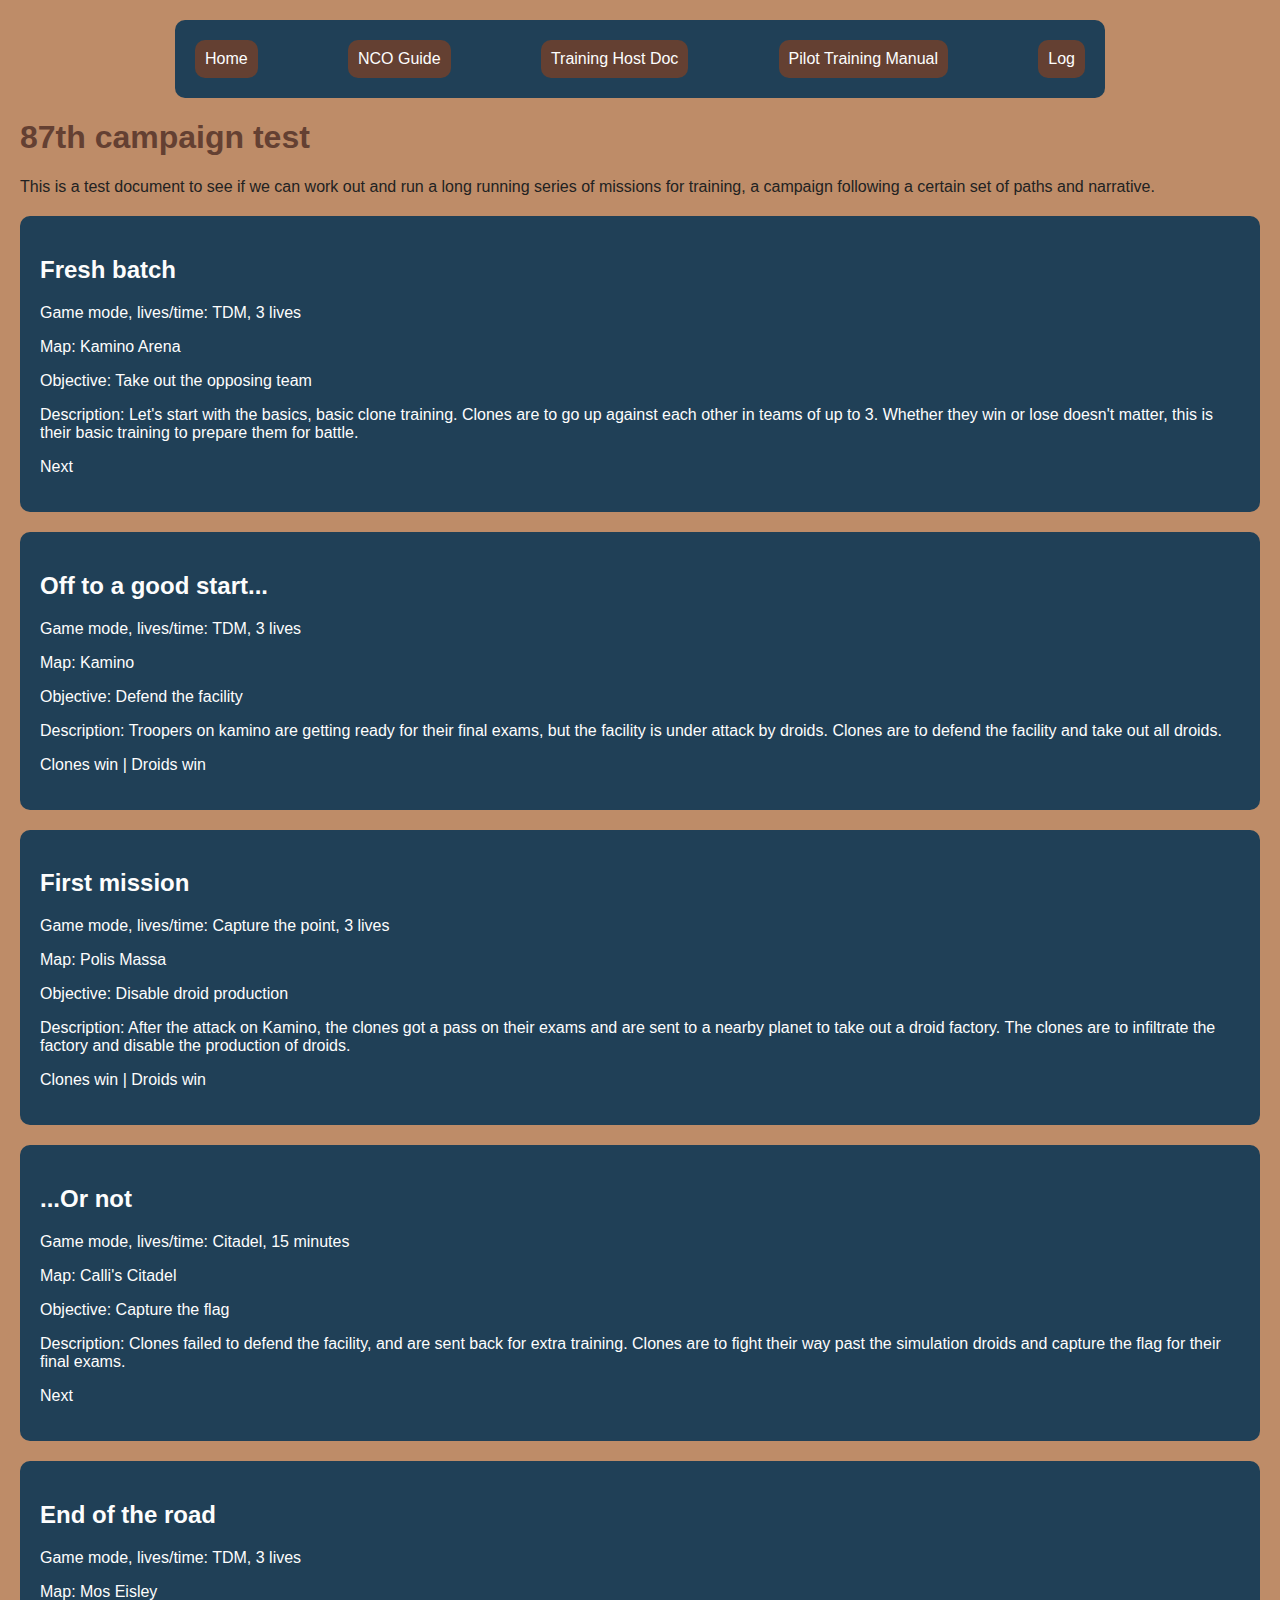
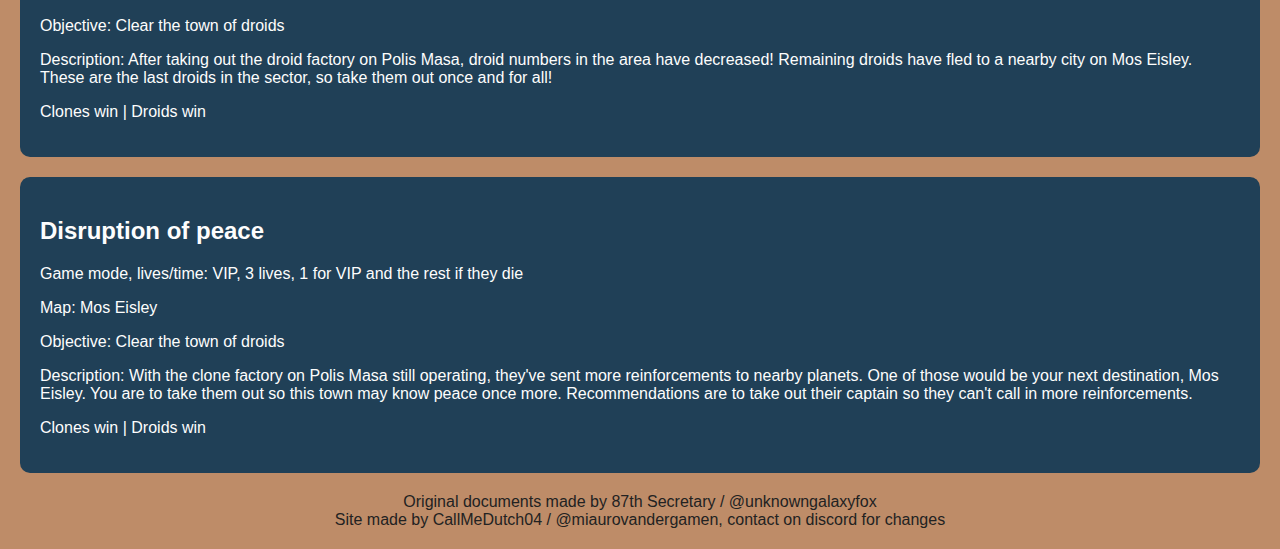
<file: campaign.html>
<html lang="en">

<head>
    <meta charset="UTF-8">
    <meta name="viewport" content="width=device-width, initial-scale=1.0">
    <link rel="stylesheet" href="style.css">
    <title>87th Campaign</title>
</head>

<body>
    <header>
        <nav class="navigation">
            <ul>
                <a href="index.html">
                    <li>Home</li>
                </a>
                <a href="ncoGuide.html">
                    <li>NCO Guide</li>
                </a>
                <a href="trainingHostDoc.html">
                    <li>Training Host Doc</li>
                </a>
                <a href="pilotTrainingManual.html">
                    <li>Pilot Training Manual</li>
                </a>
                <a href="log.html">
                    <li>Log</li>
                </a>
            </ul>
        </nav>
        <h1>87th campaign test</h1>
        <p>This is a test document to see if we can work out and run a long running series of missions for training, a
            campaign following a certain set of paths and narrative.</p>
    </header>
    <!-- <section id="#">
        <h2>Mission name</h2>
        <p>Game mode, lives/time: </p>
        <p>Map: </p>
        <p>Objective: </p>
        <p>Description: </p>
        <p><a href="#">Clones win</a> | <a href="#">Droids win</a></p>
    </section> -->
    <section>
        <h2>Fresh batch</h2>
        <p>Game mode, lives/time: TDM, 3 lives</p>
        <p>Map: Kamino Arena</p>
        <p>Objective: Take out the opposing team</p>
        <p>Description: Let's start with the basics, basic clone training. Clones are to go up against each other in
            teams of up to 3. Whether they win or lose doesn't matter, this is their basic training to prepare them for
            battle.</p>
        <p><a href="#0">Next</a></p>
    </section>
    <section id="0">
        <h2>Off to a good start...</h2>
        <p>Game mode, lives/time: TDM, 3 lives</p>
        <p>Map: Kamino</p>
        <p>Objective: Defend the facility</p>
        <p>Description: Troopers on kamino are getting ready for
            their final
            exams, but the facility is under attack by droids. Clones are to defend the facility and take out all
            droids.</p>
        <p><a href="#1a">Clones win</a> | <a href="#1b">Droids win</a></p>
    </section>
    <section id="1a">
        <h2>First mission</h2>
        <p>Game mode, lives/time: Capture the point, 3 lives</p>
        <p>Map: Polis Massa</p>
        <p>Objective: Disable droid production</p>
        <p>Description: After the attack on Kamino, the clones got a pass on their exams and are sent to a nearby planet
            to take out a droid factory. The clones are to infiltrate the factory and disable the production of droids.
        </p>
        <p><a href="#2a">Clones win</a> | <a href="#2b">Droids win</a></p>
    </section>
    <section id="1b">
        <h2>...Or not</h2>
        <p>Game mode, lives/time: Citadel, 15 minutes</p>
        <p>Map: Calli's Citadel</p>
        <p>Objective: Capture the flag</p>
        <p>Description: Clones failed to defend the facility, and are sent back for extra training. Clones are to fight
            their way past the simulation droids and capture the flag for their final exams.</p>
        <p><a href="#1a">Next</a></p>
    </section>
    <section id="2a">
        <h2>End of the road</h2>
        <p>Game mode, lives/time: TDM, 3 lives</p>
        <p>Map: Mos Eisley</p>
        <p>Objective: Clear the town of droids</p>
        <p>Description: After taking out the droid factory on Polis Masa, droid numbers in the area have decreased!
            Remaining droids have fled to a nearby city on Mos Eisley. These are the last droids in the sector, so take
            them out once and for all!</p>
        <p><a href="#">Clones win</a> | <a href="#">Droids win</a></p>
    </section>
    <section id="2b">
        <h2>Disruption of peace</h2>
        <p>Game mode, lives/time: VIP, 3 lives, 1 for VIP and the rest if they die</p>
        <p>Map: Mos Eisley</p>
        <p>Objective: Clear the town of droids</p>
        <p>Description: With the clone factory on Polis Masa still operating, they've sent more reinforcements to nearby
            planets. One of those would be your next destination, Mos Eisley. You are to take them out so this town may
            know peace once more. Recommendations are to take out their captain so they can't call in more
            reinforcements.</p>
        <p><a href="#">Clones win</a> | <a href="#">Droids win</a></p>
    </section>
</body>
<footer>Original documents made by 87th Secretary / @unknowngalaxyfox</footer>
<footer>Site made by CallMeDutch04 / @miaurovandergamen, contact on discord for changes</footer>

</html>
</file>
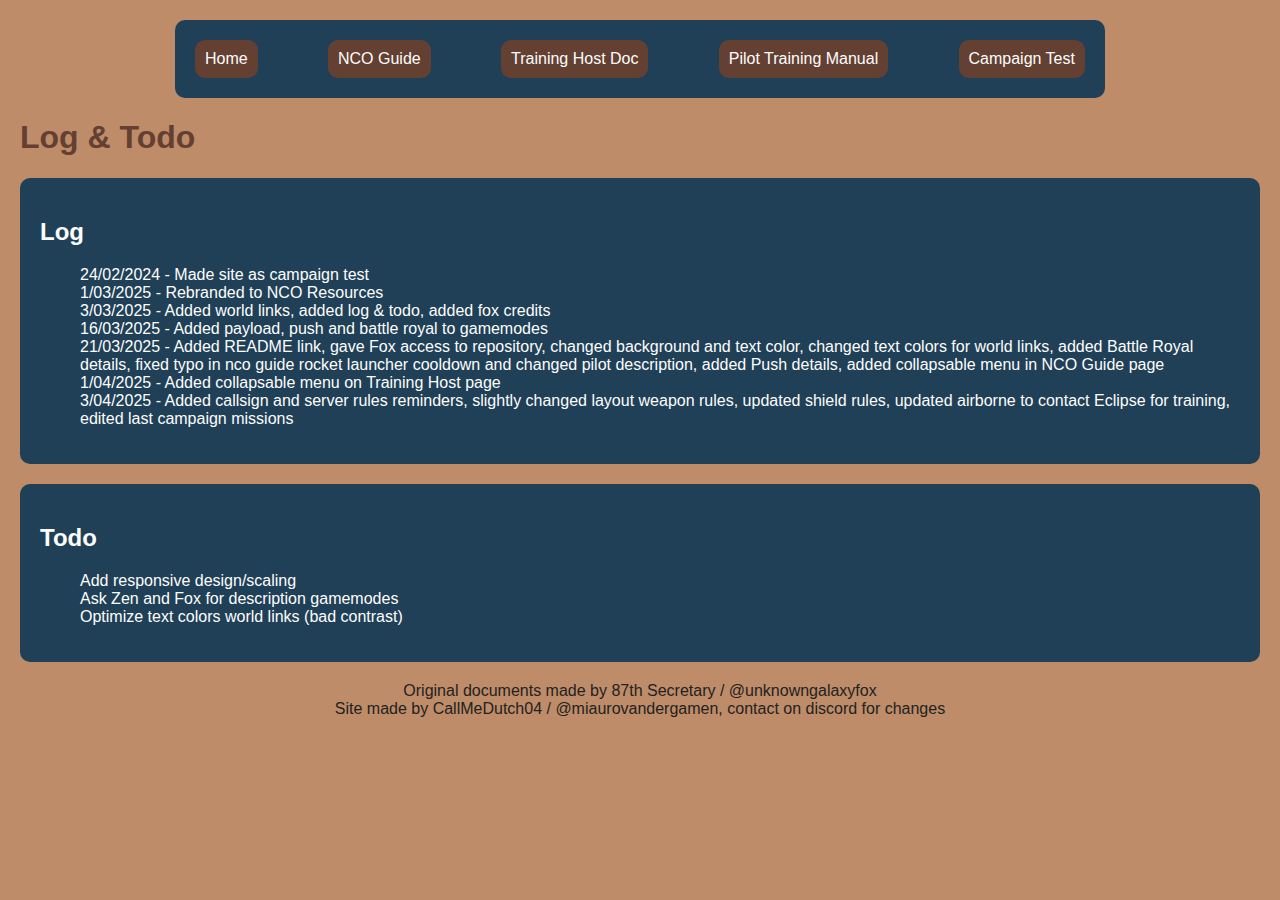
<file: log.html>
<html lang="en">

<head>
    <meta charset="UTF-8">
    <meta name="viewport" content="width=device-width, initial-scale=1.0">
    <link rel="stylesheet" href="style.css">
    <title>87th Website Log</title>
</head>

<body>
    <header>
        <nav class="navigation">
            <ul>
                <a href="index.html">
                    <li>Home</li>
                </a>
                <a href="ncoGuide.html">
                    <li>NCO Guide</li>
                </a>
                <a href="trainingHostDoc.html">
                    <li>Training Host Doc</li>
                </a>
                <a href="pilotTrainingManual.html">
                    <li>Pilot Training Manual</li>
                </a>
                <a href="campaign.html">
                    <li>Campaign Test</li>
                </a>
            </ul>
        </nav>
        <h1>Log & Todo</h1>
    </header>
    <section>
        <h2>Log</h2>
        <ul>
            <li>24/02/2024 - Made site as campaign test</li>
            <li>1/03/2025 - Rebranded to NCO Resources</li>
            <li>3/03/2025 - Added world links, added log & todo, added fox credits</li>
            <li>16/03/2025 - Added payload, push and battle royal to gamemodes</li>
            <li>21/03/2025 - Added README link, gave Fox access to repository, changed background and text color,
                changed text colors for world links, added Battle Royal details, fixed typo in nco guide rocket launcher
                cooldown and changed pilot description, added Push details, added collapsable menu in NCO Guide page
            </li>
            <li>1/04/2025 - Added collapsable menu on Training Host page</li>
            <li>3/04/2025 - Added callsign and server rules reminders, slightly changed layout weapon rules, updated
                shield rules, updated airborne to contact Eclipse for training, edited last campaign missions</li>
        </ul>
    </section>
    <section>
        <h2>Todo</h2>
        <ul>
            <li>Add responsive design/scaling</li>
            <li>Ask Zen and Fox for description gamemodes</li>
            <li>Optimize text colors world links (bad contrast)</li>
        </ul>
    </section>
</body>
<footer>Original documents made by 87th Secretary / @unknowngalaxyfox</footer>
<footer>Site made by CallMeDutch04 / @miaurovandergamen, contact on discord for changes</footer>

</html>
</file>
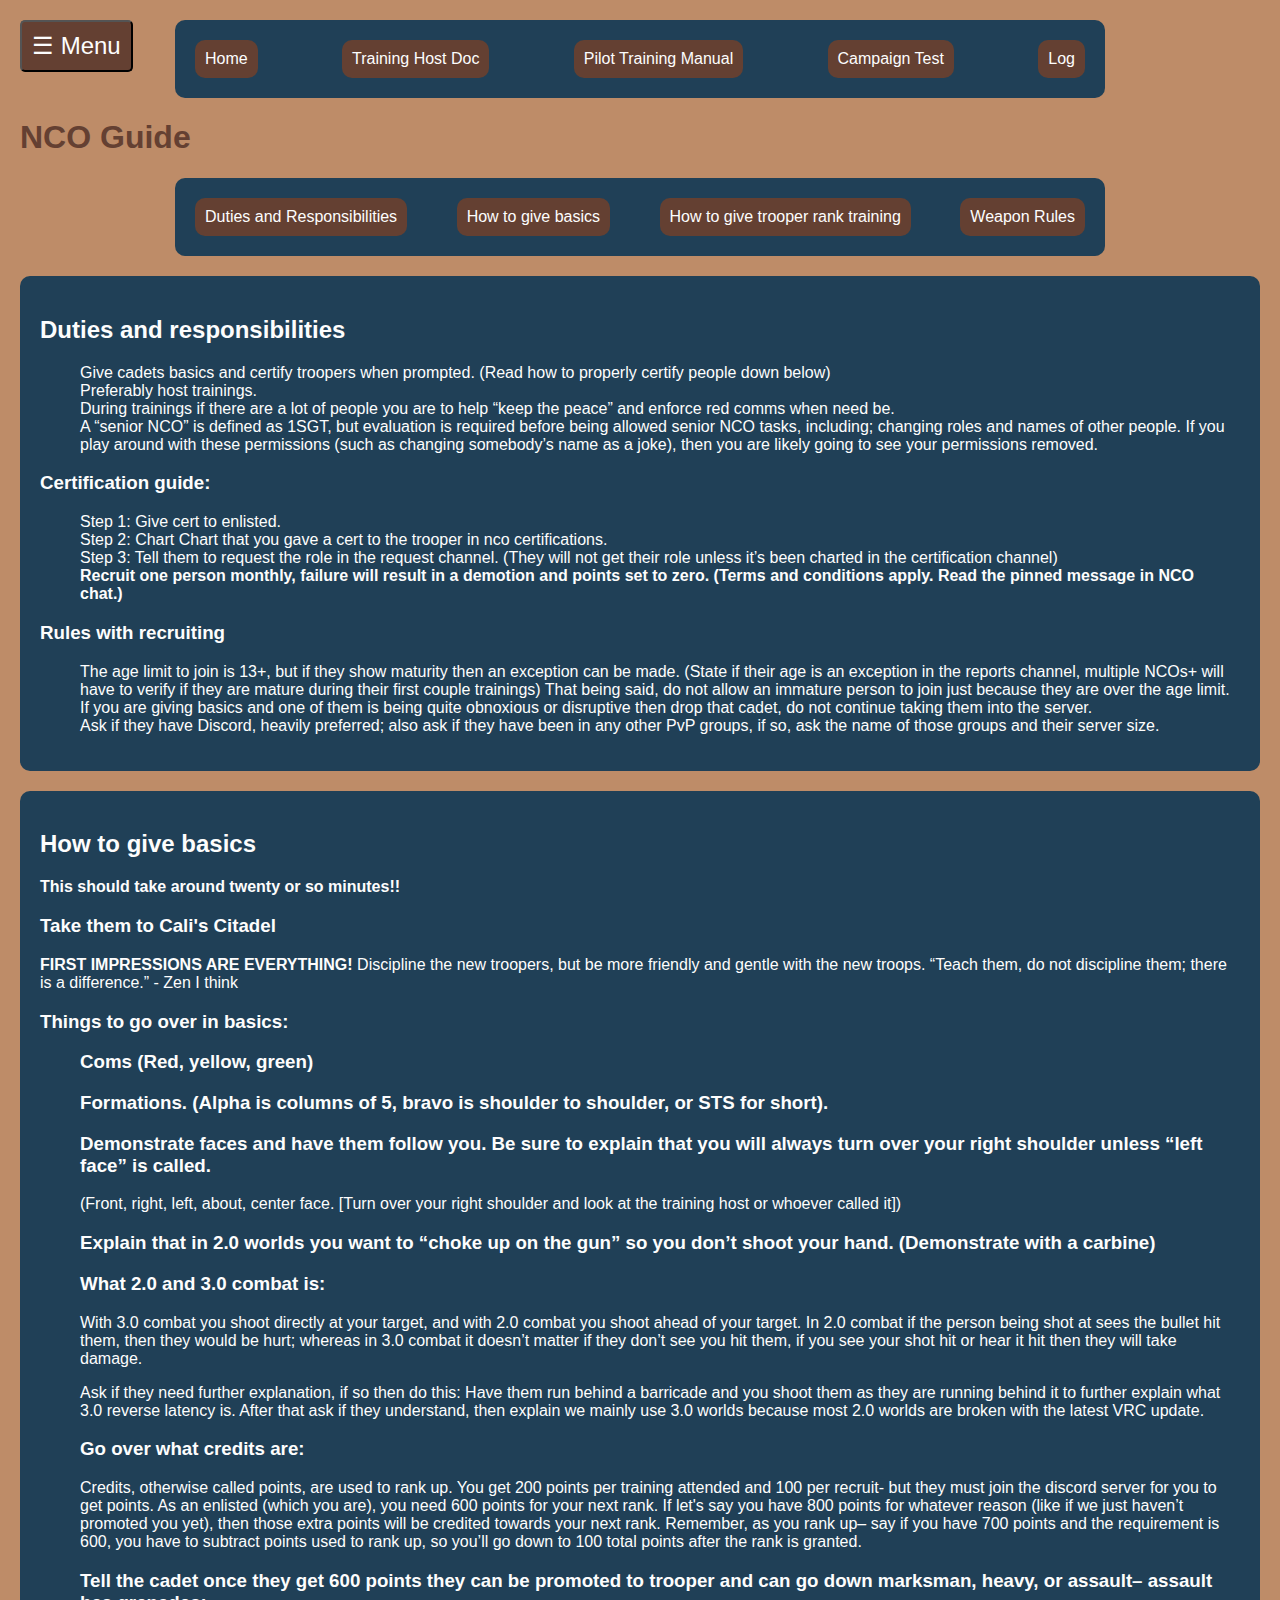
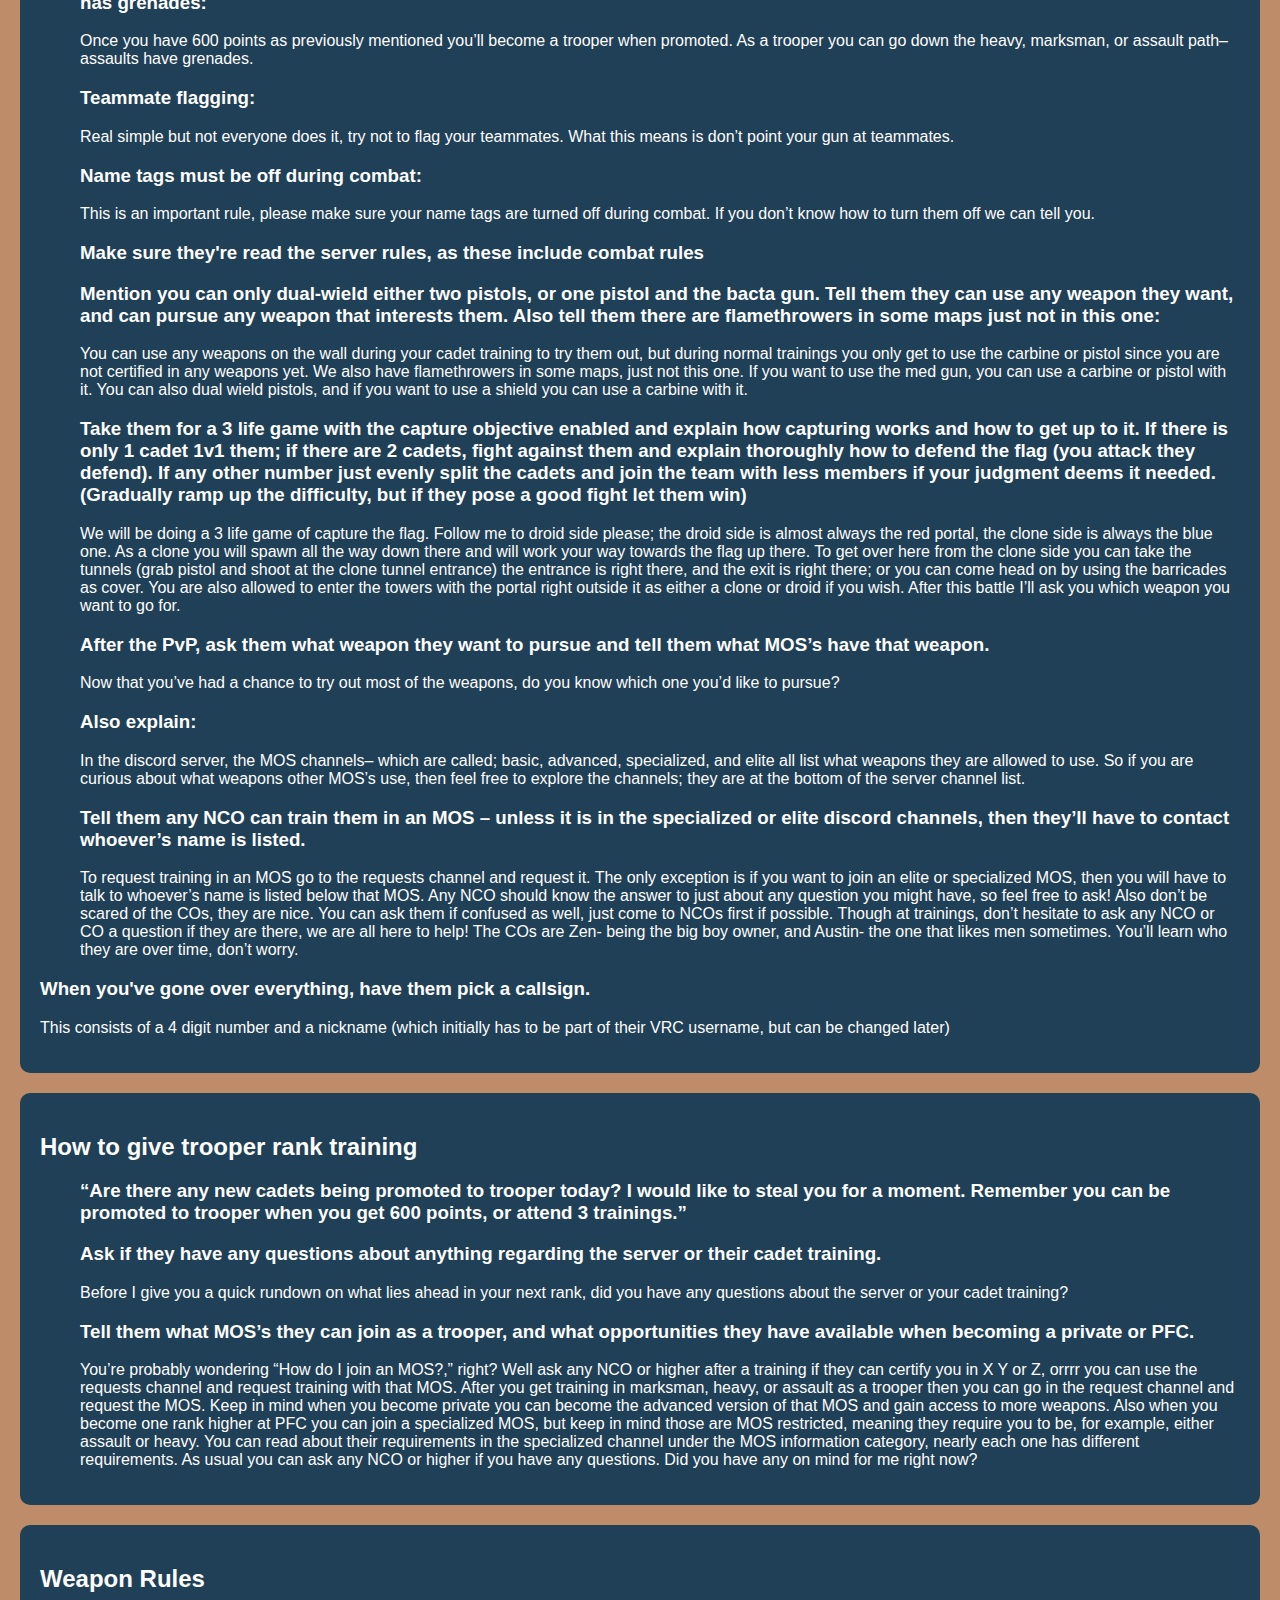
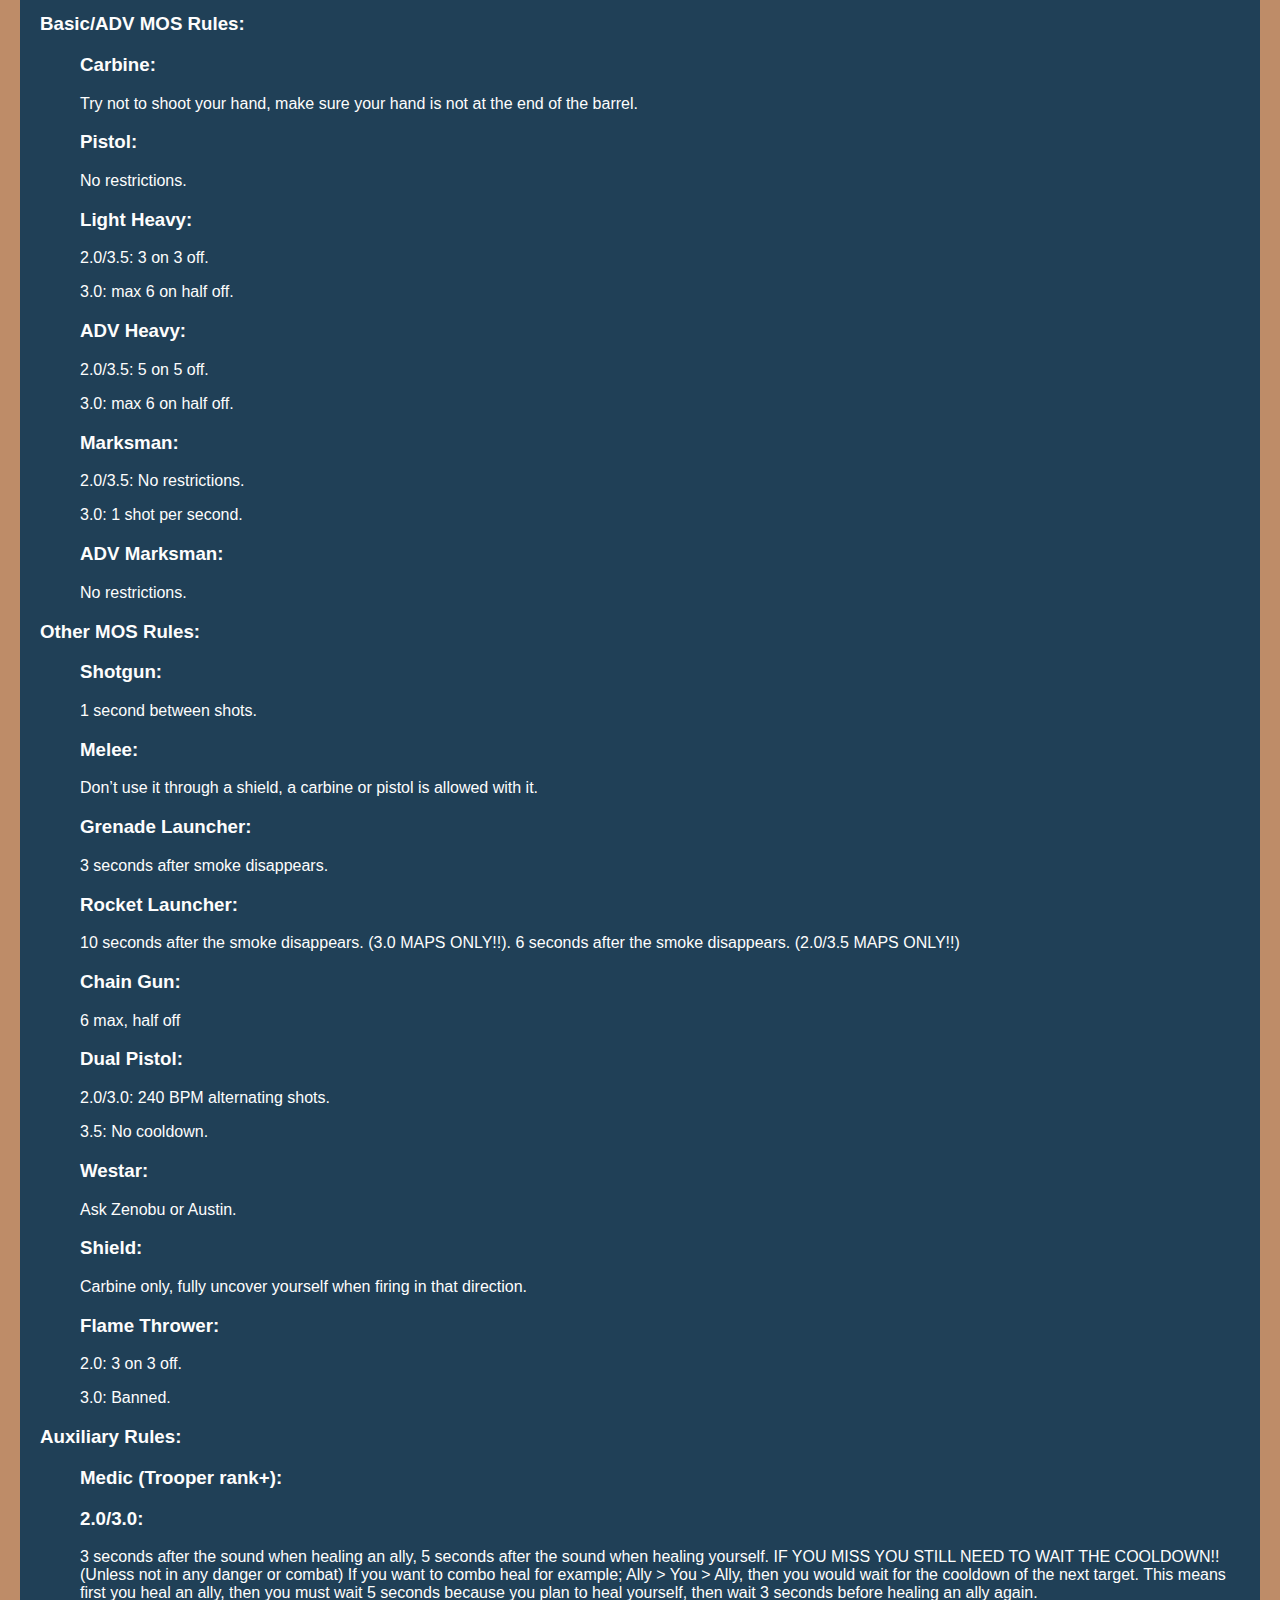
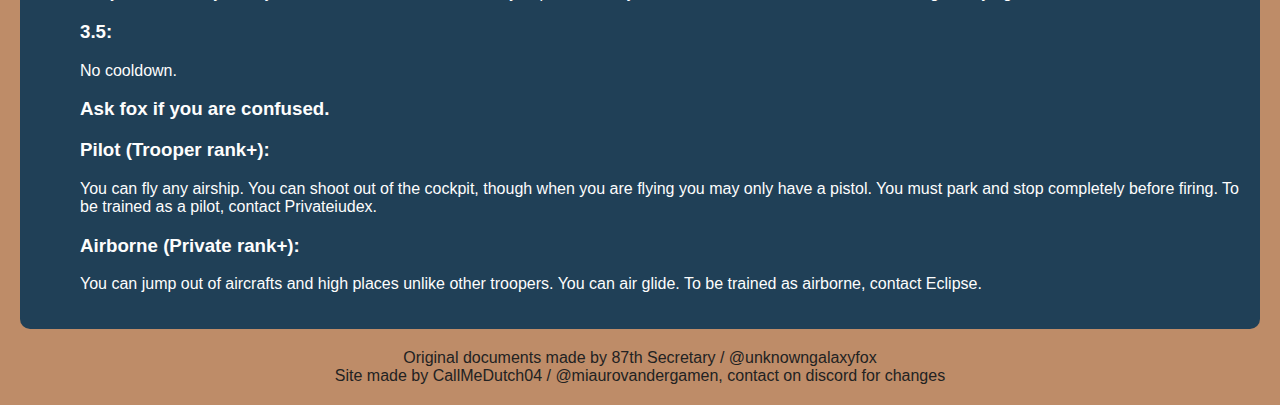
<file: ncoGuide.html>
<html lang="en">

<head>
    <meta charset="UTF-8">
    <meta name="viewport" content="width=device-width, initial-scale=1.0">
    <link rel="stylesheet" href="style.css">
    <script type="text/javascript" src="script.js" defer></script>
    <title>87th NCO Guide</title>
</head>

<body>
    <header>
        <nav class="navigation">
            <ul>
                <a href="index.html">
                    <li>Home</li>
                </a>
                <a href="trainingHostDoc.html">
                    <li>Training Host Doc</li>
                </a>
                <a href="pilotTrainingManual.html">
                    <li>Pilot Training Manual</li>
                </a>
                <a href="campaign.html">
                    <li>Campaign Test</li>
                </a>
                <a href="log.html">
                    <li>Log</li>
                </a>
            </ul>
        </nav>
        <h1>NCO Guide</h1>
    </header>
    <button class="sidebar-toggle" onclick="toggleSidebar()">☰ Menu</button>

    <!-- Collapsible Sidebar Menu -->
    <div class="sidebar" id="sidebar">
        <ul>
            <a href="#duties">
                <li>Duties and Responsibilities</li>
            </a>
            <a href="#basics">
                <li>How to give basics</li>
            </a>
            <a href="#rank">
                <li>How to give trooper rank training</li>
            </a>
            <a href="#weapons">
                <li>Weapon Rules</li>
            </a>
        </ul>
    </div>
    <nav class="navigation">
        <ul>
            <a href="#duties">
                <li>Duties and Responsibilities</li>
            </a>
            <a href="#basics">
                <li>How to give basics</li>
            </a>
            <a href="#rank">
                <li>How to give trooper rank training</li>
            </a>
            <a href="#weapons">
                <li>Weapon Rules</li>
            </a>
        </ul>
    </nav>
    <section id="duties">
        <h2>Duties and responsibilities</h2>
        <ul>
            <li>Give cadets basics and certify troopers when prompted. (Read how to properly certify people down below)
            </li>
            <li>Preferably host trainings.</li>
            <li>During trainings if there are a lot of people you are to help “keep the peace” and enforce red comms
                when need be.</li>
            <li>A “senior NCO” is defined as 1SGT, but evaluation is required before being allowed senior NCO tasks,
                including; changing roles and names of other people. If you play around with these permissions (such as
                changing somebody’s name as a joke), then you are likely going to see your permissions removed.</li>
        </ul>
        <h3>Certification guide:</h3>
        <ul>
            <li>Step 1: Give cert to enlisted.</li>
            <li>Step 2: Chart Chart that you gave a cert to the trooper in nco certifications.</li>
            <li>Step 3: Tell them to request the role in the request channel. (They will not get their role unless it’s
                been charted in the certification channel)</li>
            <li><b>Recruit one person monthly, failure will result in a demotion and points set to zero. (Terms and
                    conditions apply. Read the pinned message in NCO chat.)</b></li>
        </ul>
        <h3>Rules with recruiting</h3>
        <ul>
            <li>The age limit to join is 13+, but if they show maturity then an exception can be made. (State if their
                age is an exception in the reports channel, multiple NCOs+ will have to verify if they are mature during
                their first couple trainings) That being said, do not allow an immature person to join just because they
                are over the age limit.</li>
            <li>If you are giving basics and one of them is being quite obnoxious or disruptive then drop that cadet, do
                not continue taking them into the server.</li>
            <li>Ask if they have Discord, heavily preferred; also ask if they have been in any other PvP groups, if so,
                ask the name of those groups and their server size.</li>
        </ul>
    </section>
    <section id="basics">
        <h2>How to give basics</h2>
        <p><b>This should take around twenty or so minutes!!</b></p>
        <h3>Take them to Cali's Citadel</h3>
        <p><b>FIRST IMPRESSIONS ARE EVERYTHING!</b> Discipline the new troopers, but be more friendly and gentle with
            the new troops. “Teach them, do not discipline them; there is a difference.” - Zen I think</p>
        <h3>Things to go over in basics:</h3>
        <ul>
            <li>
                <h3>Coms (Red, yellow, green)</h3>
            </li>
            <li>
                <h3>Formations. (Alpha is columns of 5, bravo is shoulder to shoulder, or STS for short).</h3>
            </li>
            <li>
                <h3>Demonstrate faces and have them follow you. Be sure to explain that you will always turn over your
                    right
                    shoulder unless “left face” is called.</h3>
                <p>(Front, right, left, about, center face. [Turn over your right shoulder and look at the training host
                    or
                    whoever called it])</p>
            </li>
            <li>
                <h3>Explain that in 2.0 worlds you want to “choke up on the gun” so you don’t shoot your hand.
                    (Demonstrate
                    with a carbine)</h3>
            </li>
            <li>
                <h3>What 2.0 and 3.0 combat is:</h3>
                <p>With 3.0 combat you shoot directly at your target, and with 2.0 combat you shoot ahead of your
                    target. In 2.0 combat if the person being shot at sees the bullet hit them, then they would be hurt;
                    whereas in 3.0 combat it doesn’t matter if they don’t see you hit them, if you see your shot hit or
                    hear it hit then they will take damage.</p>
                <p>Ask if they need further explanation, if so then do this:
                    Have them run behind a barricade and you shoot them as they are running behind it to further explain
                    what 3.0 reverse latency is. After that ask if they understand, then explain we mainly use 3.0
                    worlds because most 2.0 worlds are broken with the latest VRC update.</p>
            </li>
            <li>
                <h3>Go over what credits are:</h3>
                <p>Credits, otherwise called points, are used to rank up. You get 200 points per training attended and
                    100 per recruit- but they must join the discord server for you to get points. As an enlisted (which
                    you are), you need 600 points for your next rank. If let's say you have 800 points for whatever
                    reason (like if we just haven’t promoted you yet), then those extra points will be credited towards
                    your next rank. Remember, as you rank up– say if you have 700 points and the requirement is 600, you
                    have to subtract points used to rank up, so you’ll go down to 100 total points after the rank is
                    granted.</p>
            </li>
            <li>
                <h3>Tell the cadet once they get 600 points they can be promoted to trooper and can go down marksman,
                    heavy, or assault– assault has grenades:</h3>
                <p>Once you have 600 points as previously mentioned you’ll become a trooper when promoted. As a trooper
                    you can go down the heavy, marksman, or assault path– assaults have grenades.</p>
            </li>
            <li>
                <h3>Teammate flagging:</h3>
                <p>Real simple but not everyone does it, try not to flag your teammates. What this means is don’t point
                    your gun at teammates.</p>
            </li>
            <li>
                <h3>Name tags must be off during combat:</h3>
                <p>This is an important rule, please make sure your name tags are turned off during combat. If you don’t
                    know how to turn them off we can tell you.</p>
            </li>
            <li>
                <h3>Make sure they're read the server rules, as these include combat rules</h3>
            </li>
            <li>
                <h3>Mention you can only dual-wield either two pistols, or one pistol and the bacta gun. Tell them they
                    can use any weapon they want, and can pursue any weapon that interests them. Also tell them there
                    are flamethrowers in some maps just not in this one:</h3>
                <p>You can use any weapons on the wall during your cadet training to try them out, but during normal
                    trainings you only get to use the carbine or pistol since you are not certified in any weapons yet.
                    We also have flamethrowers in some maps, just not this one. If you want to use the med gun, you can
                    use a carbine or pistol with it. You can also dual wield pistols, and if you want to use a shield
                    you can use a carbine with it.</p>
            </li>
            <li>
                <h3>Take them for a 3 life game with the capture objective enabled and explain how capturing works and
                    how to get up to it. If there is only 1 cadet 1v1 them; if there are 2 cadets, fight against them
                    and explain thoroughly how to defend the flag (you attack they defend). If any other number just
                    evenly split the cadets and join the team with less members if your judgment deems it needed.
                    (Gradually ramp up the difficulty, but if they pose a good fight let them win)</h3>
                <p>We will be doing a 3 life game of capture the flag. Follow me to droid side please; the droid side is
                    almost always the red portal, the clone side is always the blue one. As a clone you will spawn all
                    the way down there and will work your way towards the flag up there. To get over here from the clone
                    side you can take the tunnels (grab pistol and shoot at the clone tunnel entrance) the entrance is
                    right there, and the exit is right there; or you can come head on by using the barricades as cover.
                    You are also allowed to enter the towers with the portal right outside it as either a clone or droid
                    if you wish. After this battle I’ll ask you which weapon you want to go for.</p>
            </li>
            <li>
                <h3>After the PvP, ask them what weapon they want to pursue and tell them what MOS’s have that weapon.
                </h3>
                <p>Now that you’ve had a chance to try out most of the weapons, do you know which one you’d like to
                    pursue?</p>
            </li>
            <li>
                <h3>Also explain:</h3>
                <p>In the discord server, the MOS channels– which are called; basic, advanced, specialized, and elite
                    all list what weapons they are allowed to use. So if you are curious about what weapons other MOS’s
                    use, then feel free to explore the channels; they are at the bottom of the server channel list.</p>
            </li>
            <li>
                <h3>Tell them any NCO can train them in an MOS – unless it is in the specialized or elite discord
                    channels, then they’ll have to contact whoever’s name is listed.</h3>
                <p>To request training in an MOS go to the requests channel and request it. The only exception is if you
                    want to join an elite or specialized MOS, then you will have to talk to whoever’s name is listed
                    below that MOS. Any NCO should know the answer to just about any question you might have, so feel
                    free to ask! Also don’t be scared of the COs, they are nice. You can ask them if confused as well,
                    just come to NCOs first if possible. Though at trainings, don’t hesitate to ask any NCO or CO a
                    question if they are there, we are all here to help! The COs are Zen- being the big boy owner, and
                    Austin- the one that likes men sometimes. You’ll learn who they are over time, don’t worry.</p>
            </li>
        </ul>
        <h3>When you've gone over everything, have them pick a callsign.</h3>
        <p>This consists of a 4 digit number and a nickname (which initially has to be part of their VRC
            username, but can be changed later)</p>
    </section>
    <section id="rank">
        <h2>How to give trooper rank training</h2>
        <ul>
            <li>
                <h3>“Are there any new cadets being promoted to trooper today? I would like to steal you for a moment.
                    Remember you can be promoted to trooper when you get 600 points, or attend 3 trainings.”</h3>
            </li>
            <li>
                <h3>Ask if they have any questions about anything regarding the server or their cadet training.</h3>
                <p>Before I give you a quick rundown on what lies ahead in your next rank, did you have any questions
                    about the server or your cadet training?</p>
            </li>
            <li>
                <h3>Tell them what MOS’s they can join as a trooper, and what opportunities they have available when
                    becoming a private or PFC.</h3>
                <p>You’re probably wondering “How do I join an MOS?,” right? Well ask any NCO or higher after a training
                    if they can certify you in X Y or Z, orrrr you can use the requests channel and request training
                    with that MOS. After you get training in marksman, heavy, or assault as a trooper then you can go in
                    the request channel and request the MOS. Keep in mind when you become private you can become the
                    advanced version of that MOS and gain access to more weapons. Also when you become one rank higher
                    at PFC you can join a specialized MOS, but keep in mind those are MOS restricted, meaning they
                    require you to be, for example, either assault or heavy. You can read about their requirements in
                    the specialized channel under the MOS information category, nearly each one has different
                    requirements. As usual you can ask any NCO or higher if you have any questions. Did you have any on
                    mind for me right now?</p>
            </li>
        </ul>
    </section>
    <section id="weapons">
        <h2>Weapon Rules</h2>
        <h3>Basic/ADV MOS Rules:</h3>
        <ul>
            <li>
                <h3>Carbine:</h3>
                <p>Try not to shoot your hand, make sure your hand is not at the end of the barrel.</p>
            </li>
            <li>
                <h3>Pistol:</h3>
                <p>No restrictions.</p>
            </li>
            <li>
                <h3>Light Heavy:</h3>
                <p>2.0/3.5: 3 on 3 off.</p>
                <p>3.0: max 6 on half off.</p>
            </li>
            <li>
                <h3>ADV Heavy:</h3>
                <p>2.0/3.5: 5 on 5 off.</p>
                <p>3.0: max 6 on half off.</p>
            </li>
            <li>
                <h3>Marksman:</h3>
                <p>2.0/3.5: No restrictions.</p>
                <p>3.0: 1 shot per second.</p>
            </li>
            <li>
                <h3>ADV Marksman:</h3>
                <p>No restrictions.</p>
            </li>
        </ul>
        <h3>Other MOS Rules:</h3>
        <ul>
            <li>
                <h3>Shotgun:</h3>
                <p>1 second between shots.</p>
            </li>
            <li>
                <h3>Melee:</h3>
                <p>Don’t use it through a shield, a carbine or pistol is allowed with it.</p>
            </li>
            <li>
                <h3>Grenade Launcher:</h3>
                <p>3 seconds after smoke disappears.</p>
            </li>
            <li>
                <h3>Rocket Launcher:</h3>
                <p>10 seconds after the smoke disappears. (3.0 MAPS ONLY!!). 6 seconds after the smoke disappears.
                    (2.0/3.5 MAPS ONLY!!)</p>
            </li>
            <li>
                <h3>Chain Gun:</h3>
                <p>6 max, half off</p>
            </li>
            <li>
                <h3>Dual Pistol:</h3>
                <p>2.0/3.0: 240 BPM alternating shots.</p>
                <p>3.5: No cooldown.</p>
            </li>
            <li>
                <h3>Westar:</h3>
                <p>Ask Zenobu or Austin.</p>
            </li>
            <li>
                <h3>Shield:</h3>
                <p>Carbine only, fully uncover yourself when firing in that direction.</p>
            </li>
            <li>
                <h3>Flame Thrower:</h3>
                <p>2.0: 3 on 3 off.</p>
                <p>3.0: Banned.</p>
            </li>
        </ul>
        <h3>Auxiliary Rules:</h3>
        <ul>
            <li>
                <h3>Medic (Trooper rank+):</h3>
                <h3>2.0/3.0:</h3>
                <p>3 seconds after the sound when healing an ally, 5 seconds after the sound when healing yourself. IF
                    YOU MISS YOU STILL NEED TO WAIT THE COOLDOWN!! (Unless not in any danger or combat) If you want to
                    combo heal for example; Ally > You > Ally, then you would wait for the cooldown of the next target.
                    This means first you heal an ally, then you must wait 5 seconds because you plan to heal yourself,
                    then wait 3 seconds before healing an ally again.</p>
                <h3>3.5:</h3>
                <p>No cooldown.</p>
                <h3><b>Ask fox if you are confused.</b></h3>
            </li>
            <li>
                <h3>Pilot (Trooper rank+):</h3>
                <p>You can fly any airship. You can shoot out of the cockpit, though when you are flying you may only
                    have a pistol. You must park and stop completely before firing. To be trained as a pilot, contact
                    Privateiudex.</p>
            </li>
            <li>
                <h3>Airborne (Private rank+):</h3>
                <p>You can jump out of aircrafts and high places unlike other troopers. You can air glide. To be trained
                    as airborne, contact Eclipse.</p>
            </li>
        </ul>
    </section>
</body>
<footer>Original documents made by 87th Secretary / @unknowngalaxyfox</footer>
<footer>Site made by CallMeDutch04 / @miaurovandergamen, contact on discord for changes</footer>

</html>
</file>
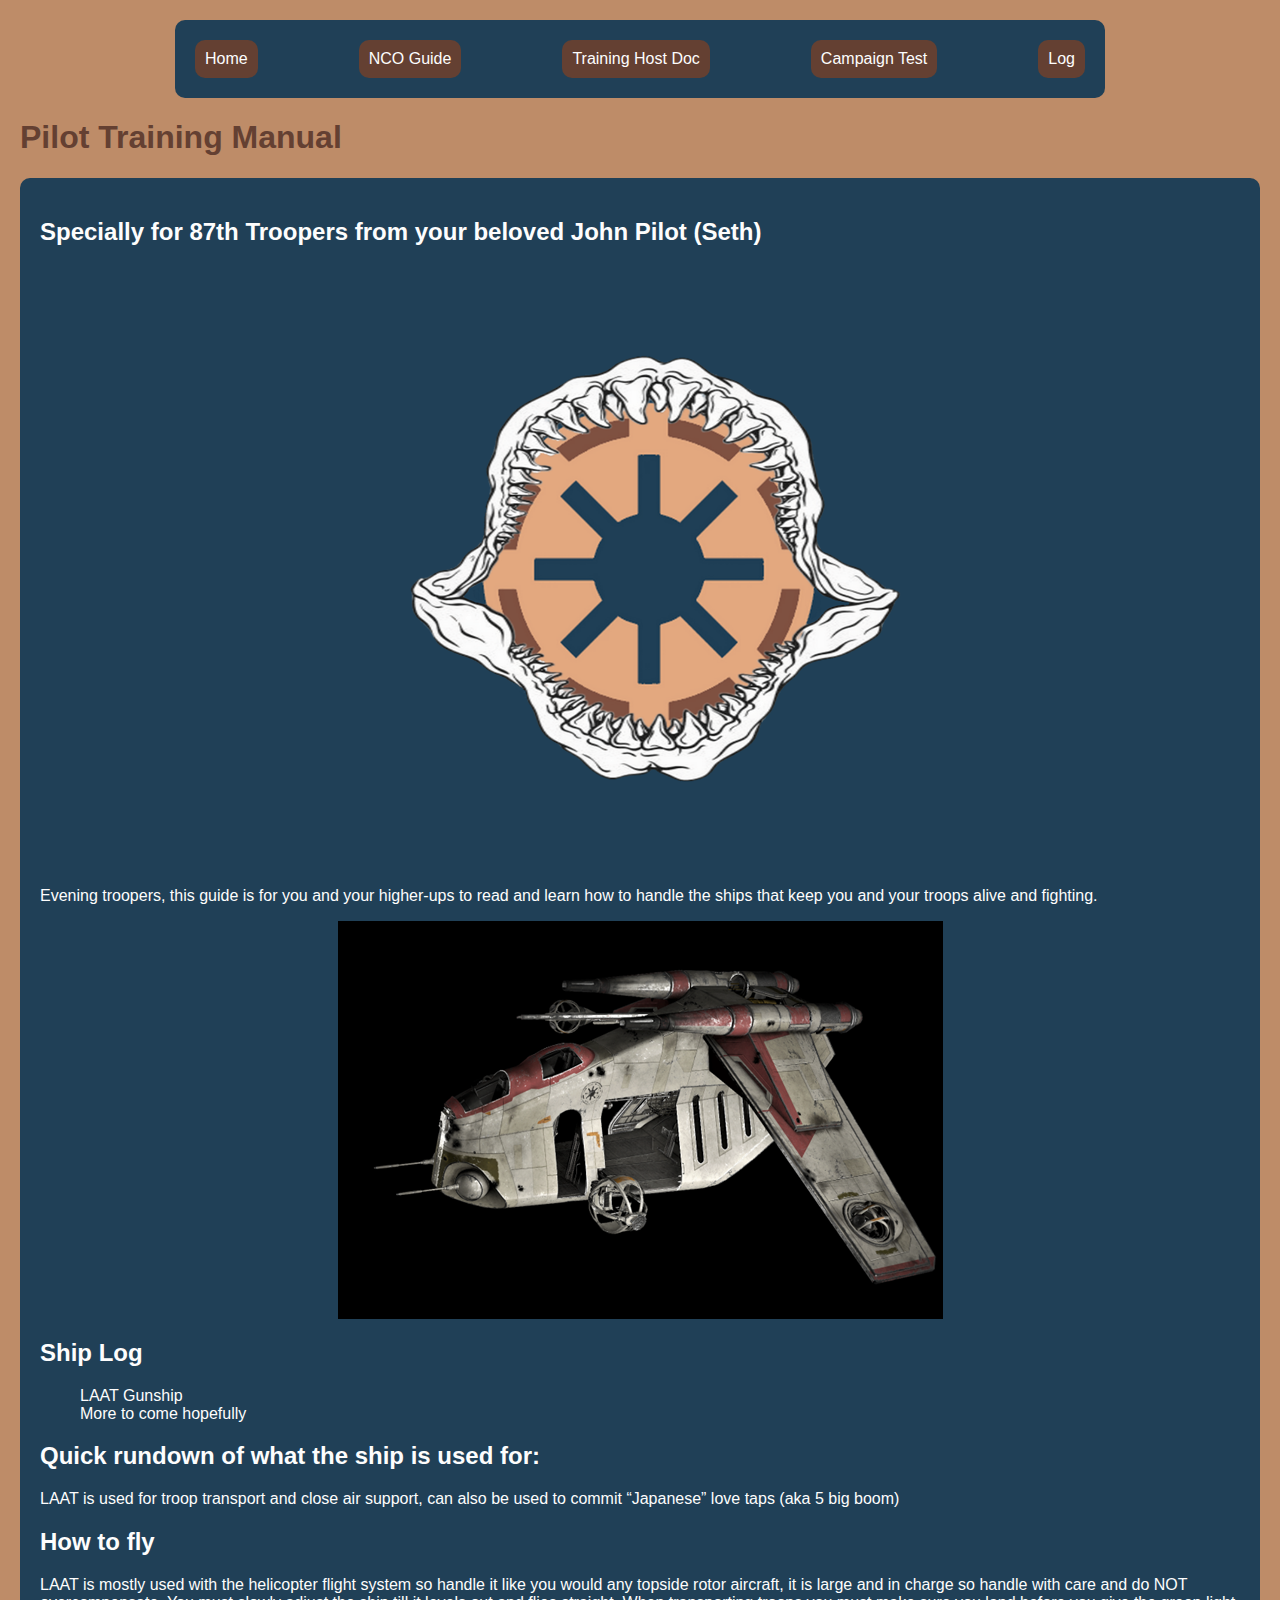
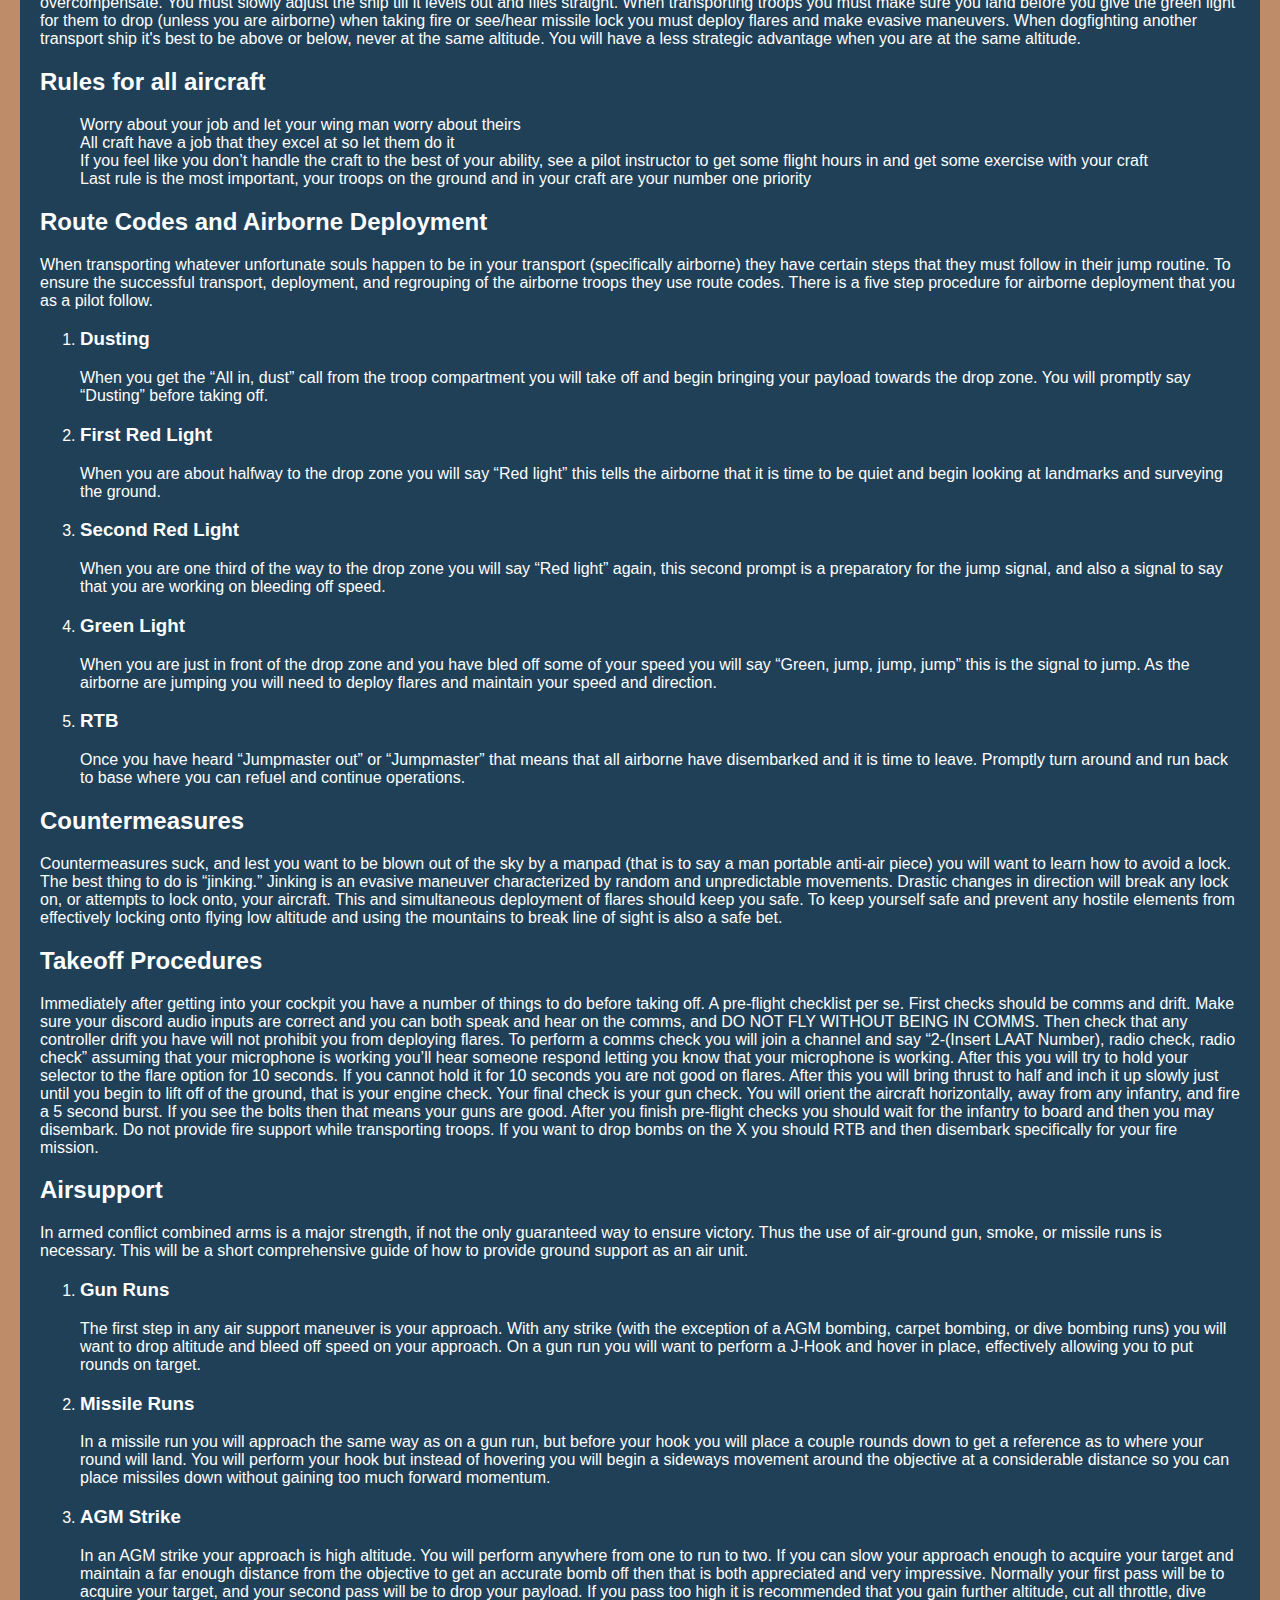
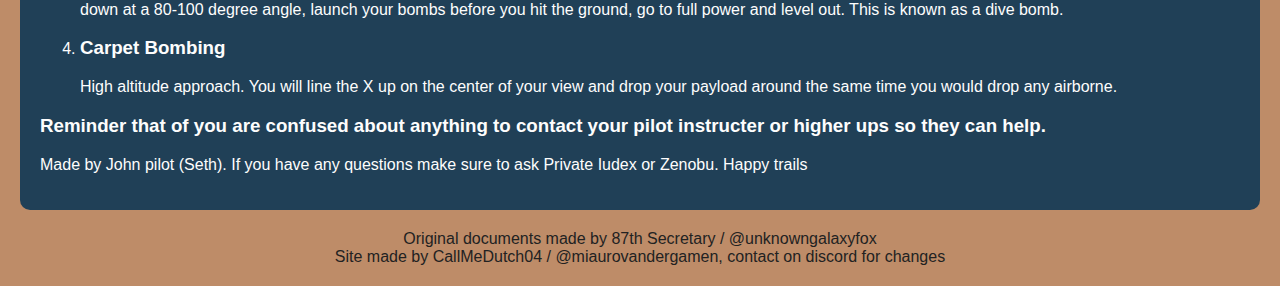
<file: pilotTrainingManual.html>
<html lang="en">

<head>
    <meta charset="UTF-8">
    <meta name="viewport" content="width=device-width, initial-scale=1.0">
    <link rel="stylesheet" href="style.css">
    <title>87th Pilot Training Manual</title>
</head>

<body>
    <header>
        <nav class="navigation">
            <ul>
                <a href="index.html">
                    <li>Home</li>
                </a>
                <a href="ncoGuide.html">
                    <li>NCO Guide</li>
                </a>
                <a href="trainingHostDoc.html">
                    <li>Training Host Doc</li>
                </a>
                <a href="campaign.html">
                    <li>Campaign Test</li>
                </a>
                <a href="log.html">
                    <li>Log</li>
                </a>
            </ul>
        </nav>
        <h1>Pilot Training Manual</h1>
    </header>
    <section>
        <h2>Specially for 87th Troopers from your beloved John Pilot (Seth)</h2>
        <img src="images/87thLogo.png" alt="87thLogo">
        <p>Evening troopers, this guide is for you and your higher-ups to read and learn how to handle the ships that
            keep you and your troops alive and fighting.</p>
        <img src="images/laat.png" alt="laat">
        <h2>Ship Log</h2>
        <ul>
            <li>LAAT Gunship</li>
            <li>More to come hopefully</li>
        </ul>
        <h2>Quick rundown of what the ship is used for:</h2>
        <p>LAAT is used for troop transport and close air support, can also be used to commit “Japanese” love taps (aka
            5 big boom)</p>
        <h2>How to fly</h2>
        <p>LAAT is mostly used with the helicopter flight system so handle it like you would any topside rotor aircraft,
            it is large and in charge so handle with care and do NOT overcompensate. You must slowly adjust the ship
            till it levels out and flies straight. When transporting troops you must make sure you land before you give
            the green light for them to drop (unless you are airborne) when taking fire or see/hear missile lock you
            must deploy flares and make evasive maneuvers. When dogfighting another transport ship it's best to be above
            or below, never at the same altitude. You will have a less strategic advantage when you are at the same
            altitude.</p>
        <h2>Rules for all aircraft</h2>
        <ul>
            <li>Worry about your job and let your wing man worry about theirs</li>
            <li>All craft have a job that they excel at so let them do it</li>
            <li>If you feel like you don’t handle the craft to the best of your ability, see a pilot instructor to get
                some flight hours in and get some exercise with your craft</li>
            <li>Last rule is the most important, your troops on the ground and in your craft are your number one
                priority</li>
        </ul>
        <h2>Route Codes and Airborne Deployment</h2>
        <p>When transporting whatever unfortunate souls happen to be in your transport (specifically airborne) they have
            certain steps that they must follow in their jump routine. To ensure the successful transport, deployment,
            and regrouping of the airborne troops they use route codes. There is a five step procedure for airborne
            deployment that you as a pilot follow.</p>
        <ol>
            <li>
                <h3>Dusting</h3>
                <p>When you get the “All in, dust” call from the troop compartment you will take off and begin bringing
                    your payload towards the drop zone. You will promptly say “Dusting” before taking off.</p>
            </li>
            <li>
                <h3>First Red Light</h3>
                <p>When you are about halfway to the drop zone you will say “Red light” this tells the airborne that it
                    is time to be quiet and begin looking at landmarks and surveying the ground.</p>
            </li>
            <li>
                <h3>Second Red Light</h3>
                <p>When you are one third of the way to the drop zone you will say “Red light” again, this second prompt
                    is a preparatory for the jump signal, and also a signal to say that you are working on bleeding off
                    speed.</p>
            </li>
            <li>
                <h3>Green Light</h3>
                <p>When you are just in front of the drop zone and you have bled off some of your speed you will say
                    “Green, jump, jump, jump” this is the signal to jump. As the airborne are jumping you will need to
                    deploy flares and maintain your speed and direction.</p>
            </li>
            <li>
                <h3>RTB</h3>
                <p>Once you have heard “Jumpmaster out” or “Jumpmaster” that means that all airborne have disembarked
                    and it is time to leave. Promptly turn around and run back to base where you can refuel and continue
                    operations.</p>
            </li>
        </ol>
        <h2>Countermeasures</h2>
        <p>Countermeasures suck, and lest you want to be blown out of the sky by a manpad (that is to say a man portable
            anti-air piece) you will want to learn how to avoid a lock. The best thing to do is “jinking.” Jinking is an
            evasive maneuver characterized by random and unpredictable movements. Drastic changes in direction will
            break any lock on, or attempts to lock onto, your aircraft. This and simultaneous deployment of flares
            should keep you safe. To keep yourself safe and prevent any hostile elements from effectively locking onto
            flying low altitude and using the mountains to break line of sight is also a safe bet.</p>
        <h2>Takeoff Procedures</h2>
        <p>Immediately after getting into your cockpit you have a number of things to do before taking off. A pre-flight
            checklist per se. First checks should be comms and drift. Make sure your discord audio inputs are correct
            and you can both speak and hear on the comms, and DO NOT FLY WITHOUT BEING IN COMMS. Then check that any
            controller drift you have will not prohibit you from deploying flares. To perform a comms check you will
            join a channel and say “2-(Insert LAAT Number), radio check, radio check” assuming that your microphone is
            working you’ll hear someone respond letting you know that your microphone is working. After this you will
            try to hold your selector to the flare option for 10 seconds. If you cannot hold it for 10 seconds you are
            not good on flares. After this you will bring thrust to half and inch it up slowly just until you begin to
            lift off of the ground, that is your engine check. Your final check is your gun check. You will orient the
            aircraft horizontally, away from any infantry, and fire a 5 second burst. If you see the bolts then that
            means your guns are good. After you finish pre-flight checks you should wait for the infantry to board and
            then you may disembark. Do not provide fire support while transporting troops. If you want to drop bombs on
            the X you should RTB and then disembark specifically for your fire mission. </p>
        <h2>Airsupport</h2>
        <p>In armed conflict combined arms is a major strength, if not the only guaranteed way to ensure victory. Thus
            the use of air-ground gun, smoke, or missile runs is necessary. This will be a short comprehensive guide of
            how to provide ground support as an air unit.</p>
        <ol>
            <li>
                <h3>Gun Runs</h3>
                <p>The first step in any air support maneuver is your approach. With any strike (with the exception of a
                    AGM bombing, carpet bombing, or dive bombing runs) you will want to drop altitude and bleed off
                    speed on your approach. On a gun run you will want to perform a J-Hook and hover in place,
                    effectively allowing you to put rounds on target.</p>
            </li>
            <li>
                <h3>Missile Runs</h3>
                <p>In a missile run you will approach the same way as on a gun run, but before your hook you will place
                    a couple rounds down to get a reference as to where your round will land. You will perform your hook
                    but instead of hovering you will begin a sideways movement around the objective at a considerable
                    distance so you can place missiles down without gaining too much forward momentum.</p>
            </li>
            <li>
                <h3>AGM Strike</h3>
                <p>In an AGM strike your approach is high altitude. You will perform anywhere from one to run to two. If
                    you can slow your approach enough to acquire your target and maintain a far enough distance from the
                    objective to get an accurate bomb off then that is both appreciated and very impressive. Normally
                    your first pass will be to acquire your target, and your second pass will be to drop your payload.
                    If you pass too high it is recommended that you gain further altitude, cut all throttle, dive down
                    at a 80-100 degree angle, launch your bombs before you hit the ground, go to full power and level
                    out. This is known as a dive bomb.</p>
            </li>
            <li>
                <h3>Carpet Bombing</h3>
                <p>High altitude approach. You will line the X up on the center of your view and drop your payload
                    around the same time you would drop any airborne.</p>
            </li>
        </ol>
        <h3>Reminder that of you are confused about anything to contact your pilot instructer or higher ups so they can
            help.</h3>
        <p>Made by John pilot (Seth). If you have any questions make sure to ask Private Iudex or Zenobu. Happy trails
        </p>
    </section>
</body>
<footer>Original documents made by 87th Secretary / @unknowngalaxyfox</footer>
<footer>Site made by CallMeDutch04 / @miaurovandergamen, contact on discord for changes</footer>

</html>
</file>
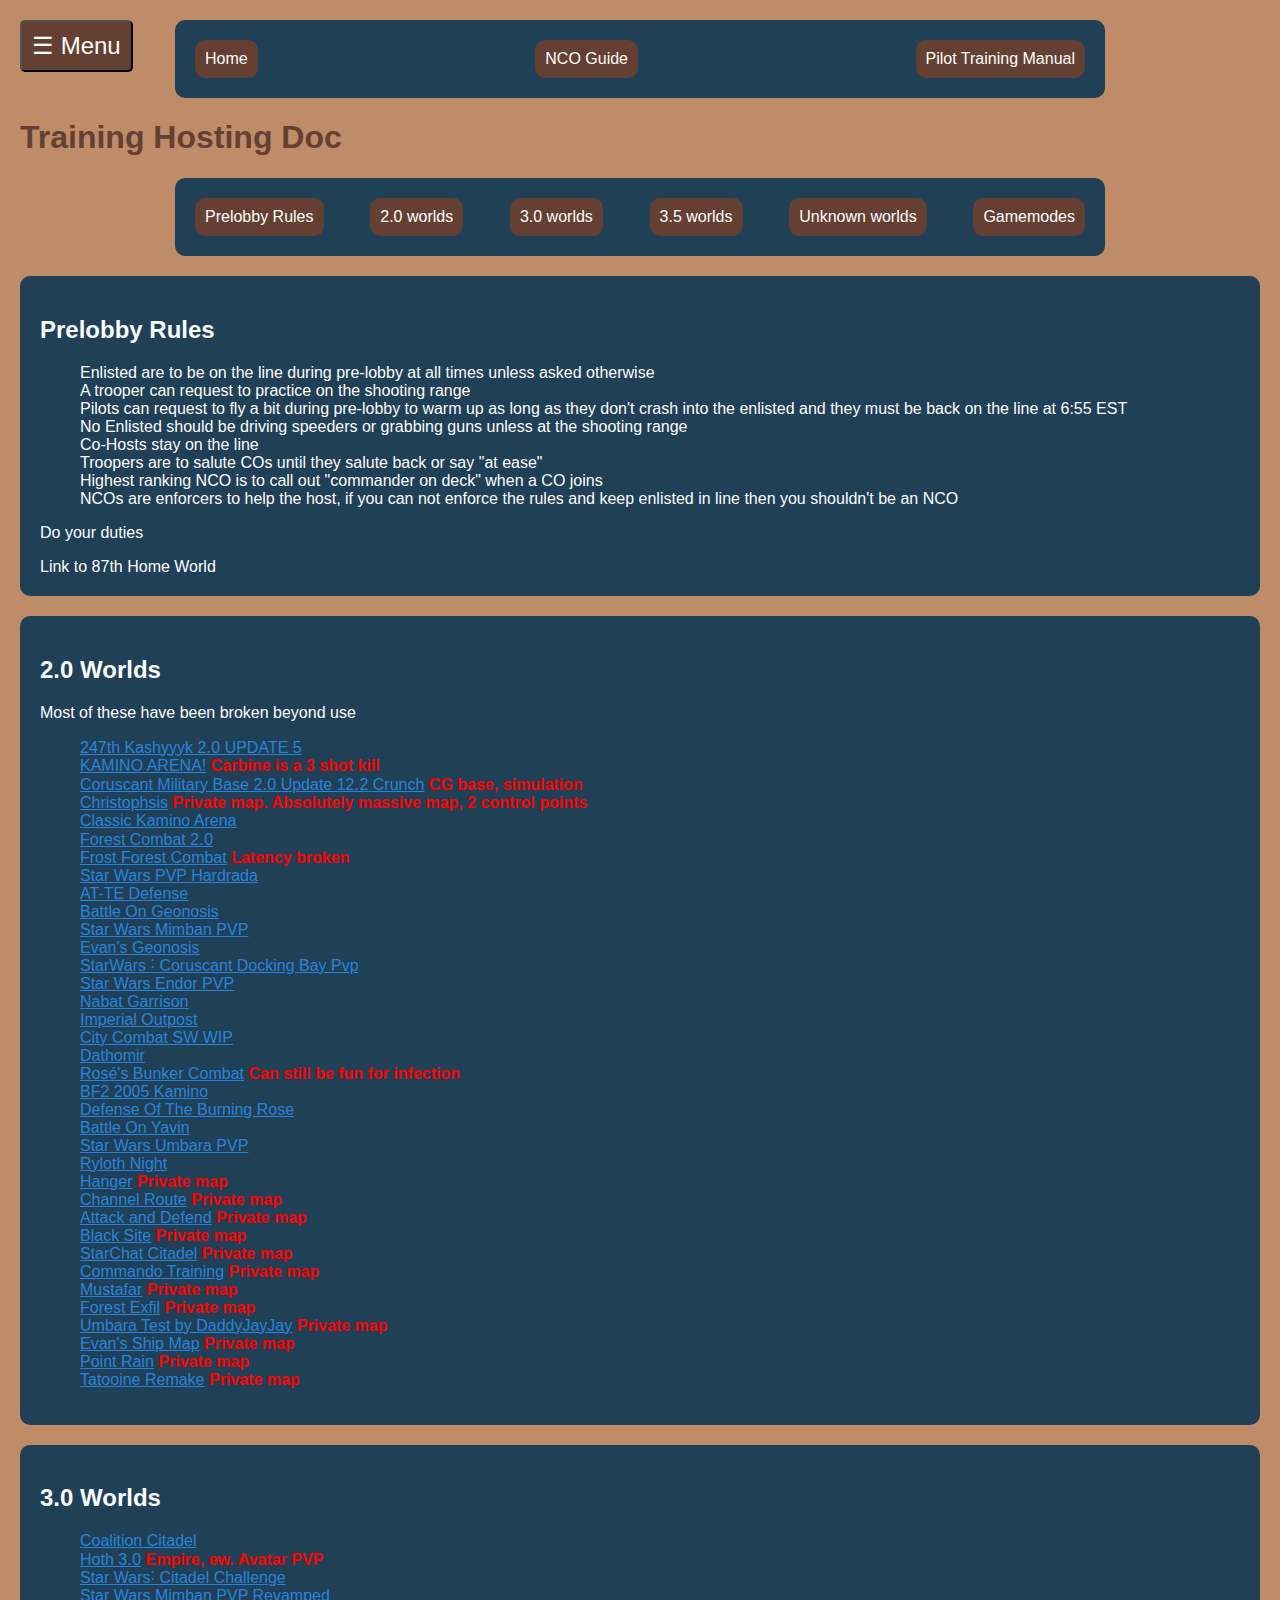
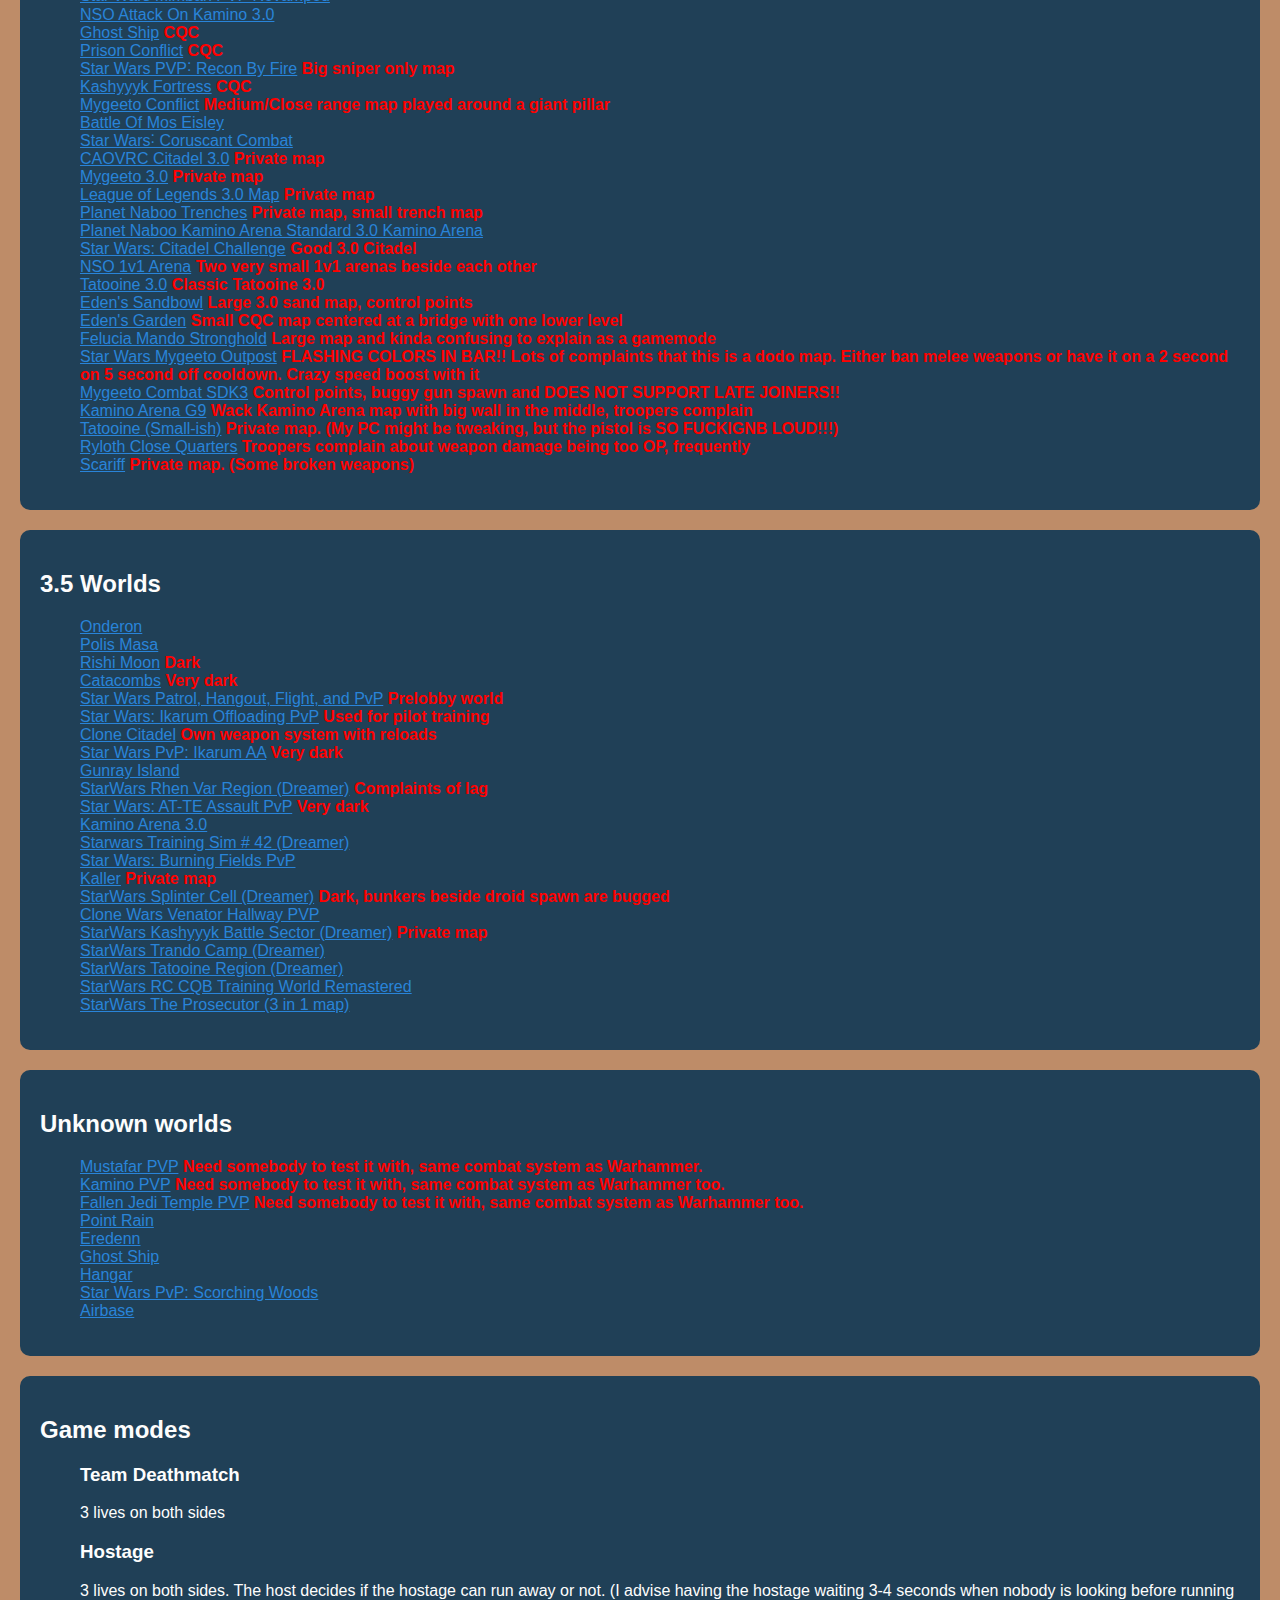
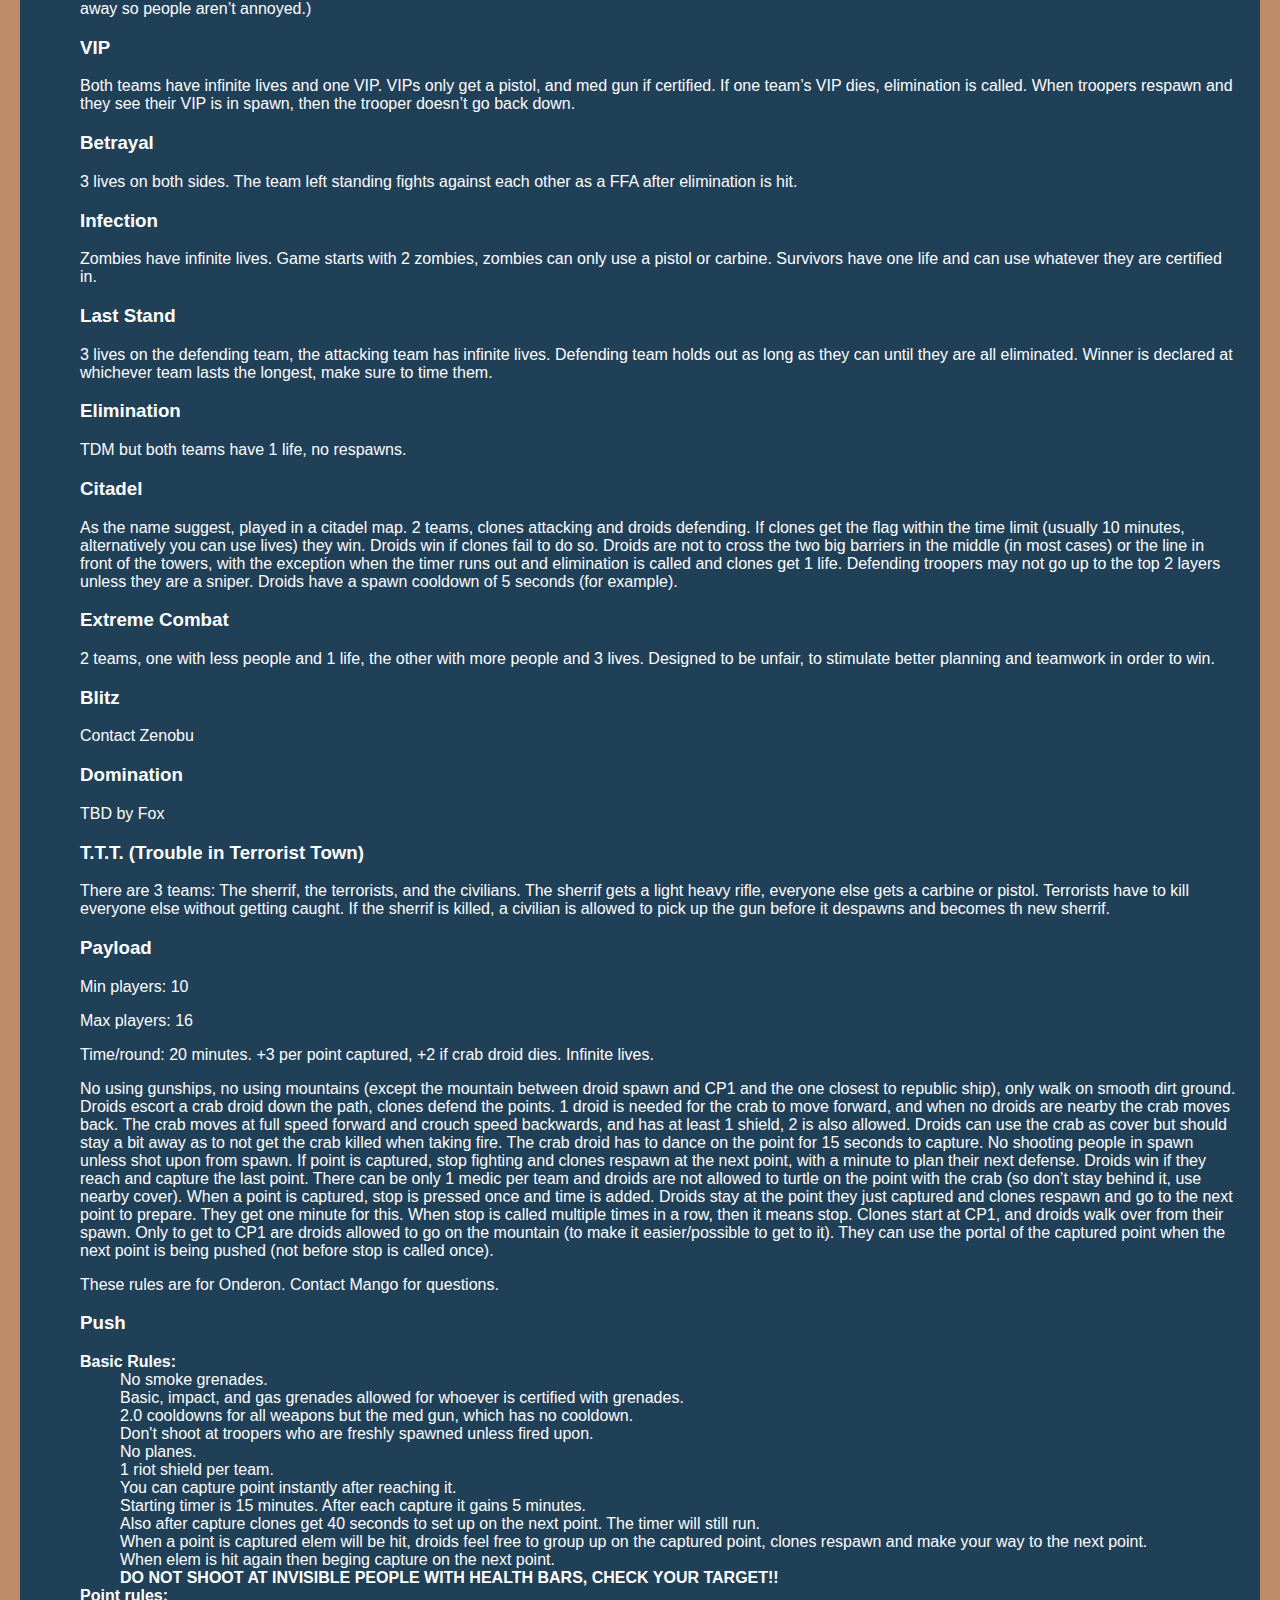
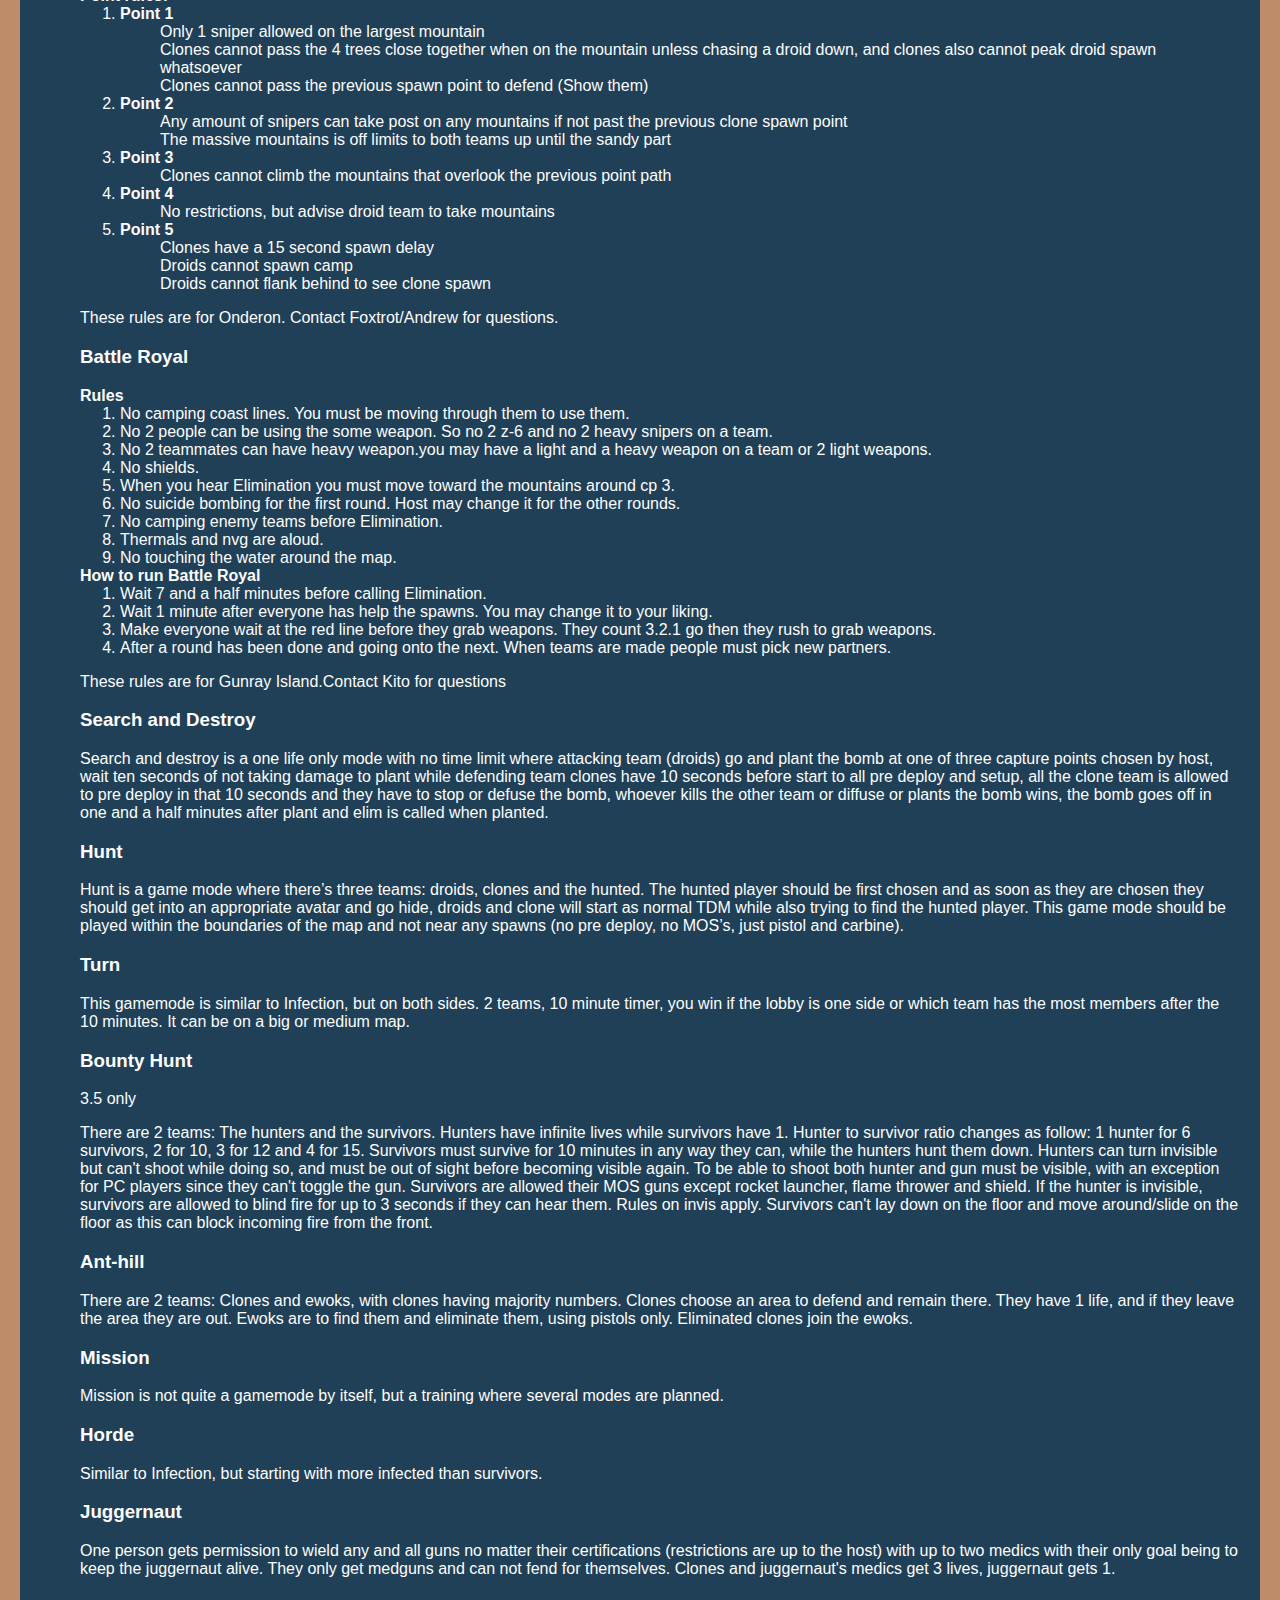
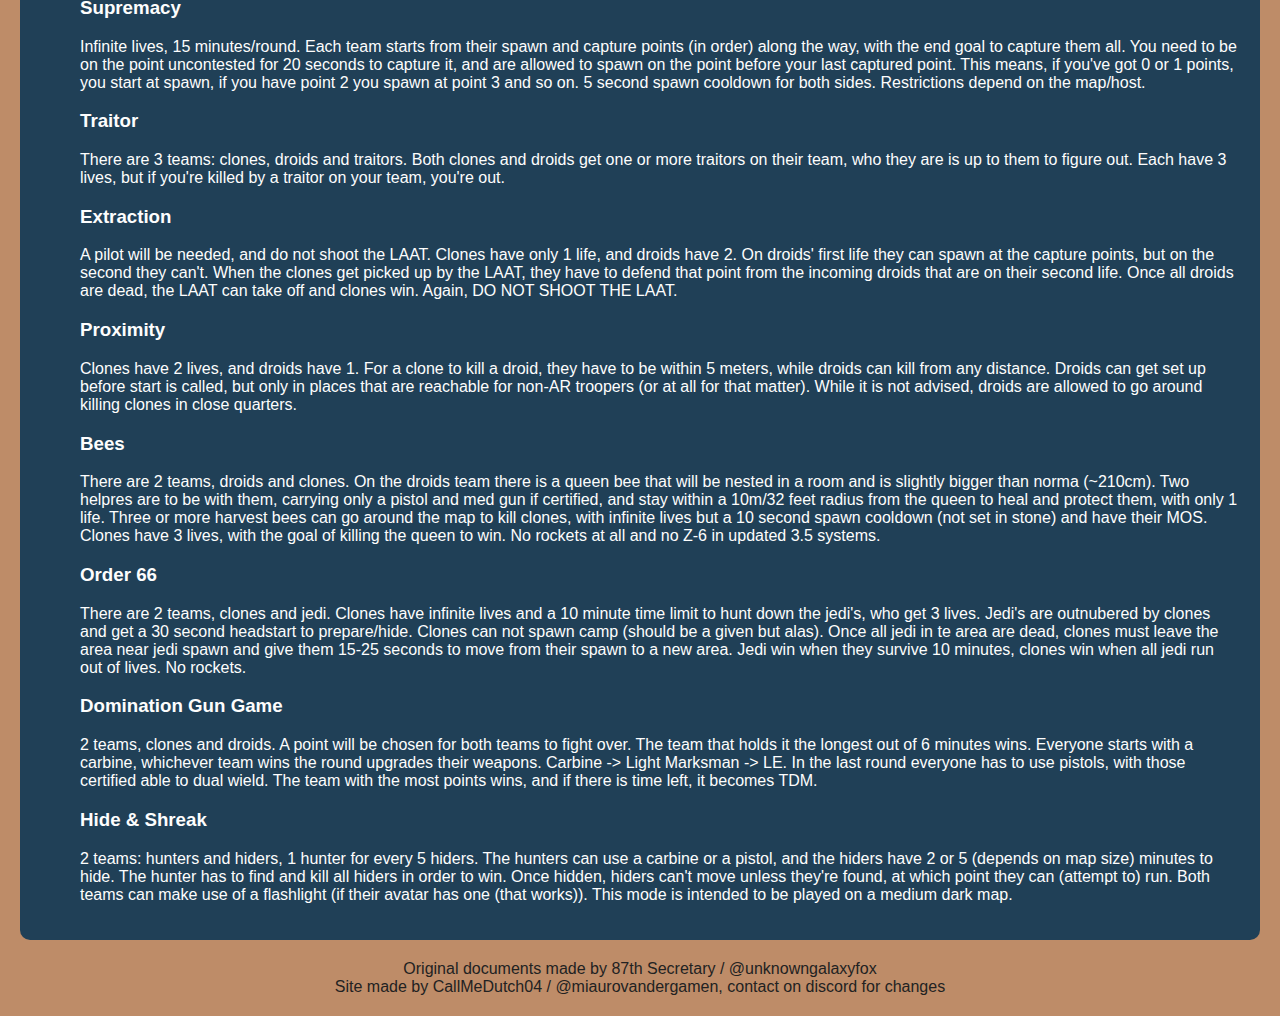
<file: trainingHost.html>
<html lang="en">

<head>
    <meta charset="UTF-8">
    <meta name="viewport" content="width=device-width, initial-scale=1.0">
    <link rel="stylesheet" href="style.css">
    <link rel="icon" href="images/favicon_io/favicon-32x32.png" type="image/png">
    <script type="text/javascript" src="script.js" defer></script>
    <title>87th Training Host Doc</title>
</head>

<body>
    <header>
        <nav class="navigation">
            <ul>
                <a href="index.html">
                    <li>Home</li>
                </a>
                <a href="ncoGuide.html">
                    <li>NCO Guide</li>
                </a>
                <a href="pilotTrainingManual.html">
                    <li>Pilot Training Manual</li>
                </a>
                <!-- <a href="campaign.html">
                        <li>Campaign Test</li>
                </a> -->
                <!-- <a href="log.html">
                        <li>Log</li>
                </a> -->
            </ul>
        </nav>
        <h1>Training Hosting Doc</h1>
    </header>
    <button class="sidebar-toggle" onclick="toggleSidebar()">☰ Menu</button>
    <!-- Collapsible Sidebar Menu -->
    <div class="sidebar" id="sidebar">
        <ul>
            <a href="#prelobby">
                <li>Prelobby Rules</li>
            </a>
            <a href="#2.0">
                <li>2.0 worlds</li>
            </a>
            <a href="#3.0">
                <li>3.0 worlds</li>
            </a>
            <a href="#3.5">
                <li>3.5 worlds</li>
            </a>
            <a href="#unknown">
                <li>Unknown worlds</li>
            </a>
            <a href="#gamemodes">
                <li>Gamemodes</li>
            </a>
        </ul>
    </div>
    <nav class="navigation">
        <ul>
            <a href="#prelobby">
                <li>Prelobby Rules</li>
            </a>
            <a href="#2.0">
                <li>2.0 worlds</li>
            </a>
            <a href="#3.0">
                <li>3.0 worlds</li>
            </a>
            <a href="#3.5">
                <li>3.5 worlds</li>
            </a>
            <a href="#unknown">
                <li>Unknown worlds</li>
            </a>
            <a href="#gamemodes">
                <li>Gamemodes</li>
            </a>
        </ul>
    </nav>
    <section id="prelobby">
        <h2>Prelobby Rules</h2>
        <ul>
            <li>Enlisted are to be on the line during pre-lobby at all times unless asked otherwise</li>
            <li>A trooper can request to practice on the shooting range</li>
            <li>Pilots can request to fly a bit during pre-lobby to warm up as long as they don't crash into the enlisted and they must be back on the line at 6:55 EST</li>
            <li>No Enlisted should be driving speeders or grabbing guns unless at the shooting range</li>
            <li>Co-Hosts stay on the line</li>
            <li>Troopers are to salute COs until they salute back or say "at ease"</li>
            <li>Highest ranking NCO is to call out "commander on deck" when a CO joins</li>
            <li>NCOs are enforcers to help the host, if you can not enforce the rules and keep enlisted in line then you shouldn't be an NCO</li>
        </ul>
        <p>Do your duties</p>
        <a href="https://vrchat.com/home/world/wrld_5793ff9e-5dcd-41fb-98da-7ddd73d0b937" target="_blank">Link to 87th Home World</a>
    </section>
    <section id="2.0">
        <h2>2.0 Worlds</h2>
        <p>Most of these have been broken beyond use</p>
        <ul class="link">
            <li><a href="https://vrchat.com/home/world/wrld_31ee48df-541c-43b8-82a5-b3099ce4ba72" target="_blank">247th
                    Kashyyyk 2․0
                    UPDATE 5</a></li>
            <li><a href="https://vrchat.com/home/world/wrld_21067e67-9daa-402b-a7c4-039b8798d1b7" target="_blank">KAMINO
                    ARENA!</a>
                <b class="comment">Carbine is a 3 shot kill</b>
            </li>
            <li><a href="https://vrchat.com/home/world/wrld_f904b87f-887d-4e36-871e-10bdf82c4c29"
                    target="_blank">Coruscant Military
                    Base 2․0 Update 12․2 Crunch</a> <b class="comment">CG base, simulation</b></li>
            <li><a href="https://vrchat.com/home/world/wrld_7b38931c-660b-43c2-bbb5-76f83907ecc5"
                    target="_blank">Christophsis</a>
                <b class="comment">Private map. Absolutely massive map, 2 control points</b>
            </li>
            <li><a href="https://vrchat.com/home/world/wrld_db8f5d23-2b79-4ebc-a205-1fd2913861eb"
                    target="_blank">Classic Kamino
                    Arena</a></li>
            <li><a href="https://vrchat.com/home/world/wrld_8568bba3-ac74-4408-9615-7c2663e7e81e" target="_blank">Forest
                    Combat 2․0</a>
            </li>
            <li><a href="https://vrchat.com/home/world/wrld_cc255fa5-48ca-4e3d-a305-4062de6ee6e1" target="_blank">Frost
                    Forest
                    Combat</a> <b class="comment">Latency broken</b></li>
            <li><a href="https://vrchat.com/home/world/wrld_0ec0bd32-d51a-4a39-ae39-54c46a187db7" target="_blank">Star
                    Wars PVP
                    Hardrada</a></li>
            <li><a href="https://vrchat.com/home/world/wrld_5c245276-93c8-44ea-9da6-d4915be43676" target="_blank">AT-TE
                    Defense</a></li>
            <li><a href="https://vrchat.com/home/world/wrld_65fc33c2-5771-4643-ae5f-7e90f4d28337" target="_blank">Battle
                    On Geonosis</a>
            </li>
            <li><a href="https://vrchat.com/home/world/wrld_3835270e-9b17-4ba5-837b-c2e1de11c89d" target="_blank">Star
                    Wars Mimban
                    PVP</a></li>
            <li><a href="https://vrchat.com/home/world/wrld_acad6400-2529-42af-b309-de9793bac094" target="_blank">Evan's
                    Geonosis</a>
            </li>
            <li><a href="https://vrchat.com/home/world/wrld_97153474-5acd-46e9-9041-f368c0361b57"
                    target="_blank">StarWars ˸ Coruscant
                    Docking Bay Pvp</a></li>
            <li><a href="https://vrchat.com/home/world/wrld_c3ca48d7-0473-43ce-8b06-cc0780170080" target="_blank">Star
                    Wars Endor
                    PVP</a></li>
            <li><a href="https://vrchat.com/home/world/wrld_dc11d904-7531-4462-b1b7-cbf2927e564c" target="_blank">Nabat
                    Garrison</a>
            </li>
            <li><a href="https://vrchat.com/home/world/wrld_2d0c7f10-fe1a-4445-aac3-ee4197cbdfa8"
                    target="_blank">Imperial Outpost</a>
            </li>
            <li><a href="https://vrchat.com/home/world/wrld_b02f84d9-ebed-4ec4-b8bb-445655ef8942" target="_blank">City
                    Combat SW WIP</a>
            </li>
            <li><a href="https://vrchat.com/home/world/wrld_ff1c3ebf-d52e-47ff-b6e6-c82dc2831f07"
                    target="_blank">Dathomir</a></li>
            <li><a href="https://vrchat.com/home/world/wrld_6edcea3e-f9db-4eb8-a1c0-95a2bea8b6b3" target="_blank">Rosé's
                    Bunker
                    Combat</a> <b class="comment">Can still be fun for infection</b></li>
            <li><a href="https://vrchat.com/home/world/wrld_3fcf853b-2073-469c-96ef-79726e869675" target="_blank">BF2
                    2005 Kamino</a>
            </li>
            <li><a href="https://vrchat.com/home/world/wrld_77a15019-eb18-4126-96cc-07641d44bd01"
                    target="_blank">Defense Of The Burning
                    Rose</a></li>
            <li><a href="https://vrchat.com/home/world/wrld_961ced79-c775-4418-b4b5-9c17b13108b9" target="_blank">Battle
                    On Yavin</a>
            </li>
            <li><a href="https://vrchat.com/home/world/wrld_d2113527-f796-487a-84e1-9288c9af0552" target="_blank">Star
                    Wars Umbara
                    PVP</a></li>
            <li><a href="https://vrchat.com/home/world/wrld_71c79118-8dc2-4d6f-95ee-279537029deb" target="_blank">Ryloth
                    Night</a></li>
            <li><a href="https://vrchat.com/home/world/wrld_b3816a55-fe91-47c0-8fe7-8c8920479b08"
                    target="_blank">Hanger</a> <b class="comment">Private
                    map</b></li>
            <li><a href="https://vrchat.com/home/world/wrld_550c567d-8175-4ca7-af60-2ccbba7d7602"
                    target="_blank">Channel Route</a>
                <b class="comment">Private map</b>
            </li>
            <li><a href="https://vrchat.com/home/world/wrld_a3efeb75-4045-4244-bef5-7d1f4a352f50" target="_blank">Attack
                    and
                    Defend</a> <b class="comment">Private map</b></li>
            <li><a href="https://vrchat.com/home/world/wrld_424d10ae-5546-44dd-ba0d-301d70123025" target="_blank">Black
                    Site</a>
                <b class="comment">Private map</b>
            </li>
            <li><a href="https://vrchat.com/home/world/wrld_1ea592f3-7230-43af-8475-83a74dc5093d"
                    target="_blank">StarChat Citadel</a>
                <b class="comment">Private map</b>
            </li>
            <li><a href="https://vrchat.com/home/world/wrld_ff03352c-aa75-486b-b05c-819d8838d60e"
                    target="_blank">Commando
                    Training</a> <b class="comment">Private map</b></li>
            <li><a href="https://vrchat.com/home/world/wrld_48c09d80-e29f-49c5-ae64-164c427d7893"
                    target="_blank">Mustafar</a>
                <b class="comment">Private map</b>
            </li>
            <li><a href="https://vrchat.com/home/world/wrld_f0f4f1d6-c749-49d3-aa3e-9f76f446f211" target="_blank">Forest
                    Exfil</a>
                <b class="comment">Private map</b>
            </li>
            <li><a href="https://vrchat.com/home/world/wrld_3247dd24-550d-432b-8d2e-4c95e98d197b" target="_blank">Umbara
                    Test by
                    DaddyJayJay</a> <b class="comment">Private map</b></li>
            <li><a href="https://vrchat.com/home/world/wrld_7933acf9-e08e-4061-8539-64f73b6d4291" target="_blank">Evan's
                    Ship Map</a>
                <b class="comment">Private map</b>
            </li>
            <li><a href="https://vrchat.com/home/world/wrld_dc0c18f2-b9ed-424d-a833-b1b37a3c0cea" target="_blank">Point
                    Rain</a>
                <b class="comment">Private map</b>
            </li>
            <li><a href="https://vrchat.com/home/world/wrld_86d8bcc0-aac2-43da-9154-cf8b61b4ee96"
                    target="_blank">Tatooine Remake</a>
                <b class="comment">Private map</b>
            </li>
        </ul>
    </section>
    <section id="3.0">
        <h2>3.0 Worlds</h2>
        <ul class="link">
            <li><a href="https://vrchat.com/home/world/wrld_6efd9ef2-5d9e-492c-aecc-870270b47721"
                    target="_blank">Coalition Citadel</a>
            </li>
            <li><a href="https://vrchat.com/home/world/wrld_2dcf62eb-6ed9-4592-8920-e57721ece242" target="_blank">Hoth
                    3․0</a>
                <b class="comment">Empire, ew. Avatar PVP</b>
            </li>
            <li><a href="https://vrchat.com/home/world/wrld_b3e7b8b7-e3c4-43cc-87eb-d52d13d13e88" target="_blank">Star
                    Wars˸ Citadel
                    Challenge</a></li>
            <li><a href="https://vrchat.com/home/world/wrld_0cba2d38-17d3-4e70-b517-549df7dc701c" target="_blank">Star
                    Wars Mimban PVP
                    Revamped</a></li>
            <li><a href="https://vrchat.com/home/world/wrld_2c865d67-c3a1-4510-b7e9-5291b604a05e" target="_blank">NSO
                    Attack On Kamino
                    3․0</a></li>
            <li><a href="https://vrchat.com/home/world/wrld_b73d0903-80a5-442b-a980-0805b439d3f9" target="_blank">Ghost
                    Ship</a>
                <b class="comment">CQC</b>
            </li>
            <li><a href="https://vrchat.com/home/world/wrld_e71c4a21-4799-457b-b728-0febb33e66c9" target="_blank">Prison
                    Conflict</a>
                <b class="comment">CQC</b>
            </li>
            <li><a href="https://vrchat.com/home/world/wrld_8975940e-7477-4a42-af2f-db8748bd9860" target="_blank">Star
                    Wars PVP˸ Recon
                    By Fire</a> <b class="comment">Big sniper only map</b></li>
            <li><a href="https://vrchat.com/home/world/wrld_945ca33d-92eb-4cdd-b17b-860b0d9c3fd6"
                    target="_blank">Kashyyyk Fortress</a>
                <b class="comment">CQC</b>
            </li>
            <li><a href="https://vrchat.com/home/world/wrld_945ca33d-92eb-4cdd-b17b-860b0d9c3fd6"
                    target="_blank">Mygeeto Conflict</a>
                <b class="comment">Medium/Close range map played around a giant pillar</b>
            </li>
            <li><a href="https://vrchat.com/home/world/wrld_b9792d87-6de7-4e0d-89b2-07a568ccf83c" target="_blank">Battle
                    Of Mos
                    Eisley</a></li>
            <li><a href="https://vrchat.com/home/world/wrld_26da388c-9074-4eec-a717-34e7962a9cd5" target="_blank">Star
                    Wars˸ Coruscant
                    Combat</a></li>
            <li><a href="https://vrchat.com/home/world/wrld_d876adce-15df-48d6-b9fd-8b331bb0fa2e" target="_blank">CAOVRC
                    Citadel 3.0</a>
                <b class="comment">Private map</b>
            </li>
            <li><a href="https://vrchat.com/home/world/wrld_c21c18e5-073b-4c4c-a8e3-c46a67532983"
                    target="_blank">Mygeeto 3.0</a>
                <b class="comment">Private map</b>
            </li>
            <li><a href="https://vrchat.com/home/world/wrld_dde6d74f-326e-4fee-8325-6fbb5e15378a" target="_blank">League
                    of
                    Legends 3.0 Map</a> <b class="comment">Private map</b></li>
            <li><a href="https://vrchat.com/home/world/wrld_d51fe477-e523-416b-a695-4103bf797e1a" target="_blank">Planet
                    Naboo
                    Trenches</a> <b class="comment">Private map, small trench map</b></li>
            <li><a href="https://vrchat.com/home/world/wrld_17dae860-d860-411c-84c8-867b09475e60" target="_blank">Planet
                    Naboo Kamino
                    Arena Standard 3.0 Kamino Arena</a></li>
            <li><a href="https://vrchat.com/home/world/wrld_b3e7b8b7-e3c4-43cc-87eb-d52d13d13e88" target="_blank">Star
                    Wars: Citadel
                    Challenge</a> <b class="comment">Good 3.0 Citadel</b></li>
            <li><a href="https://vrchat.com/home/world/wrld_66857c33-e4ee-43b0-ae54-2cfb9889c121" target="_blank">NSO
                    1v1 Arena</a>
                <b class="comment">Two very small 1v1 arenas beside each other</b>
            </li>
            <li><a href="https://vrchat.com/home/world/wrld_50f89a43-dac7-43c7-8a17-aad67fc65b6a"
                    target="_blank">Tatooine 3.0</a>
                <b class="comment">Classic Tatooine 3.0</b>
            </li>
            <li><a href="https://vrchat.com/home/world/wrld_6cea2731-92fd-4cc6-a9ed-225d0e89561d" target="_blank">Eden's
                    Sandbowl</a>
                <b class="comment">Large 3.0 sand map, control points</b>
            </li>
            <li><a href="https://vrchat.com/home/world/wrld_1c4d7cd0-9ab9-4cab-aa1f-e744ed429b05" target="_blank">Eden's
                    Garden</a>
                <b class="comment">Small CQC map centered at a bridge with one lower level</b>
            </li>
            <li><a href="https://vrchat.com/home/world/wrld_838db5c7-8f14-4c87-9818-1de2dc5fb4fd"
                    target="_blank">Felucia Mando
                    Stronghold</a> <b class="comment">Large map and kinda confusing to explain as a
                    gamemode</b>
            </li>
            <li><a href="https://vrchat.com/home/world/wrld_ec79ad07-2293-476c-88b6-3e0a3b2d9f1f" target="_blank">Star
                    Wars Mygeeto
                    Outpost</a> <b class="comment">FLASHING COLORS IN BAR!! Lots of complaints that
                    this is a dodo
                    map. Either
                    ban melee weapons or have it on a 2 second on 5 second off cooldown. Crazy speed
                    boost with it</b>
            </li>
            <li><a href="https://vrchat.com/home/world/wrld_869fc27d-9e5b-4a92-932a-723934ebcd22"
                    target="_blank">Mygeeto Combat
                    SDK3</a> <b class="comment">Control points, buggy gun spawn and DOES NOT SUPPORT
                    LATE
                    JOINERS!!</b></li>
            <li><a href="https://vrchat.com/home/world/wrld_f8fa728b-62d1-4134-88c3-97eb2531f497" target="_blank">Kamino
                    Arena G9</a>
                <b class="comment">Wack Kamino Arena map with big wall in the middle, troopers
                    complain</b>
            </li>
            <li><a href="https://vrchat.com/home/world/wrld_68544958-3265-4a63-a27a-08788e5ac442"
                    target="_blank">Tatooine
                    (Small-ish)</a> <b class="comment">Private map. (My PC might be tweaking, but
                    the pistol is SO
                    FUCKIGNB
                    LOUD!!!)</b></li>
            <li><a href="https://vrchat.com/home/world/wrld_1ad6bbf5-6736-4399-b82d-b07d4ea2cd0d" target="_blank">Ryloth
                    Close
                    Quarters</a> <b class="comment">Troopers complain about weapon damage being too
                    OP,
                    frequently</b></li>
            <li><a href="https://vrchat.com/home/world/wrld_36299055-eac1-4d42-bf26-bced5c53fb75"
                    target="_blank">Scariff</a> <b class="comment">Private
                    map. (Some broken weapons)</b></li>
        </ul>
    </section>
    <section id="3.5">
        <h2>3.5 Worlds</h2>
        <ul class="link">
            <li><a href="https://vrchat.com/home/world/wrld_b60c2e48-6304-4ae9-86d2-e5d87069e0ca"
                    target="_blank">Onderon</a></li>
            <li><a href="https://vrchat.com/home/world/wrld_e74d1d1a-1b53-4a65-a982-02530e280da2" target="_blank">Polis
                    Masa</a></li>
            <li><a href="https://vrchat.com/home/world/wrld_0ba01e4a-2acc-43a7-b617-67839788bb8a" target="_blank">Rishi
                    Moon</a>
                <b class="comment">Dark</b>
            </li>
            <li><a href="https://vrchat.com/home/world/wrld_8dba12dc-4eb5-481f-bd02-446e1aeb2e57"
                    target="_blank">Catacombs</a> <b class="comment">Very
                    dark</b></li>
            <li><a href="https://vrchat.com/home/world/wrld_3913a40e-f53b-4451-b8f1-8511ab27e298" target="_blank">Star
                    Wars Patrol,
                    Hangout, Flight, and PvP</a> <b class="comment">Prelobby world</b></li>
            <li><a href="https://vrchat.com/home/world/wrld_8b7615fd-0aca-4734-9a36-2e5121c9259e" target="_blank">Star
                    Wars: Ikarum
                    Offloading PvP</a> <b class="comment">Used for pilot training</b></li>
            <li><a href="https://vrchat.com/home/world/wrld_e6971d05-3254-417c-836c-fb567c46dfa3" target="_blank">Clone
                    Citadel</a> <b class="comment">Own weapon system with reloads</b></li>
            <li><a href="https://vrchat.com/home/world/wrld_26a78aea-fcf8-4b5f-99ff-b738ec73ac95" target="_blank">Star
                    Wars PvP: Ikarum
                    AA</a> <b class="comment">Very dark</b></li>
            <li><a href="https://vrchat.com/home/world/wrld_56224a6d-8b6e-44b1-81e6-867af4559614" target="_blank">Gunray
                    Island</a></li>
            <li><a href="https://vrchat.com/home/world/wrld_b8a17d91-0db1-49d2-b7c1-9ab606d1f938"
                    target="_blank">StarWars Rhen Var
                    Region (Dreamer)</a> <b class="comment">Complaints of lag</b></li>
            <li><a href="https://vrchat.com/home/world/wrld_8e1fbd5d-28e3-4ff0-8162-84274902452e" target="_blank">Star
                    Wars: AT-TE
                    Assault PvP</a> <b class="comment">Very dark</b></li>
            <li><a href="https://vrchat.com/home/world/wrld_51584c81-ff3a-4fe7-ab4b-d9e31ef96625" target="_blank">Kamino
                    Arena 3.0</a></li>
            <li><a href="https://vrchat.com/home/world/wrld_b115ae6c-e276-4f62-86db-91705a6f8d47"
                    target="_blank">Starwars Training Sim # 42 (Dreamer)</a></li>
            <li><a href="https://vrchat.com/home/world/wrld_b9d48c18-9290-4dff-bf1a-943df4bad4ac" target="_blank">Star
                    Wars: Burning Fields PvP</a></li>
            <li><a href="https://vrchat.com/home/world/wrld_cdae6963-9a55-4fb6-9c2d-a9f075e475bc"
                    target="_blank">Kaller</a> <b class="comment">Private map</b></li>
            <li><a href="https://vrchat.com/home/world/wrld_1f322210-8509-49e5-9640-896c3ac674fc"
                    target="_blank">StarWars Splinter Cell (Dreamer)</a> <b class="comment">Dark,
                    bunkers beside droid spawn are bugged</b></li>
            <li><a href="https://vrchat.com/home/world/wrld_390c4bda-41a5-41b4-9c71-9f3ea98ce641" target="_blank">Clone
                    Wars Venator Hallway PVP</a></li>
            <li><a href="https://vrchat.com/home/world/wrld_1bb91821-9d02-494e-a8da-1eebebf40135"
                    target="_blank">StarWars Kashyyyk Battle Sector (Dreamer)</a> <b class="comment">Private map</b>
            </li>
            <li><a href="https://vrchat.com/home/world/wrld_1c5e8f98-3221-47f8-8e1e-93c0b0753ecb"
                    target="_blank">StarWars Trando Camp (Dreamer)</a></li>
            <li><a href="https://vrchat.com/home/world/wrld_48d06f73-fd8e-4bd2-a051-6747461e430b"
                    target="_blank">StarWars Tatooine Region (Dreamer)</a></li>
            <li><a href="https://vrchat.com/home/world/wrld_a8330f01-104f-4158-8eab-18cb6673b955"
                    target="_blank">StarWars RC CQB Training World Remastered</a></li>
            <li><a href="https://vrchat.com/home/world/wrld_ba5cafc3-71de-4d5b-84ff-443229ef3239"
                    target="_blank">StarWars The Prosecutor (3 in 1 map)</a></li>
        </ul>
    </section>
    <section id="unknown">
        <h2>Unknown worlds</h2>
        <ul class="link">
            <li><a href="https://vrchat.com/home/world/wrld_21dced48-b089-4afa-8963-67a8e77dcf6d"
                    target="_blank">Mustafar
                    PVP</a>
                <b class="comment">Need somebody to test it with, same combat system as Warhammer.</b>
            </li>
            <li><a href="https://vrchat.com/home/world/wrld_ecee5020-671e-45cc-a49f-78d1542b8f3e" target="_blank">Kamino
                    PVP</a> <b class="comment">Need
                    somebody to test it with, same combat system as Warhammer too.</b></li>
            <li><a href="https://vrchat.com/home/world/wrld_620b7071-f182-41ea-8e05-3766cd618b70" target="_blank">Fallen
                    Jedi Temple
                    PVP</a> <b class="comment">Need somebody to test it with, same combat system as
                    Warhammer
                    too.</b></li>
            <li><a href="https://vrchat.com/home/world/wrld_3e9976d4-90bc-49be-b81c-364710ed79f9" target="_blank">Point
                    Rain</a></li>
            <li><a href="https://vrchat.com/home/world/wrld_fe781d9b-d767-4147-9349-9443427d0d8a"
                    target="_blank">Eredenn</a></li>
            <li><a href="https://vrchat.com/home/world/wrld_9060328d-6b78-4445-b527-9debcb687d2d" target="_blank">Ghost
                    Ship</a></li>
            <li><a href="https://vrchat.com/home/world/wrld_1b75347d-ce7c-4068-a213-370131617b8a"
                    target="_blank">Hangar</a></li>
            <li><a href="https://vrchat.com/home/world/wrld_cabf95a9-12f2-49f1-b906-d886b4f7f06d" target="_blank">Star
                    Wars PvP: Scorching Woods</a></li>
            <li><a href="https://vrchat.com/home/world/wrld_de7c4e40-afe3-4d42-8341-5509e4697a7b"
                    target="_blank">Airbase</a></li>
        </ul>
    </section>
    <section id="gamemodes">
        <h2>Game modes</h2>
        <ul>
            <li>
                <h3>Team Deathmatch</h3>
                <p>3 lives on both sides</p>
            </li>
            <li>
                <h3>Hostage</h3>
                <p>3 lives on both sides. The host decides if the hostage can run away or not. (I advise
                    having the
                    hostage waiting 3-4 seconds when nobody is looking before running away so people
                    aren’t annoyed.)
                </p>
            </li>
            <li>
                <h3>VIP</h3>
                <p>Both teams have infinite lives and one VIP.
                    VIPs only get a pistol, and med gun if certified.
                    If one team’s VIP dies, elimination is called.
                    When troopers respawn and they see their VIP is in spawn, then the trooper
                    doesn’t
                    go back down.</p>
            </li>
            <li>
                <h3>Betrayal</h3>
                <p>3 lives on both sides.
                    The team left standing fights against each other as a FFA after elimination is
                    hit.</p>
            </li>
            <li id="infection">
                <h3>Infection</h3>
                <p>Zombies have infinite lives.
                    Game starts with 2 zombies, zombies can only use a pistol or carbine.
                    Survivors have one life and can use whatever they are certified in.</p>
            </li>
            <li>
                <h3>Last Stand</h3>
                <p>3 lives on the defending team, the attacking team has infinite lives.
                    Defending team holds out as long as they can until they are all eliminated.
                    Winner is declared at whichever team lasts the longest, make sure to time them.
                </p>
            </li>
            <li>
                <h3>Elimination</h3>
                <p>TDM but both teams have 1 life, no respawns.</p>
            </li>
            <li>
                <h3>Citadel</h3>
                <p>As the name suggest, played in a citadel map. 2 teams, clones attacking and droids defending. If
                    clones get the flag within the time limit (usually 10 minutes, alternatively you can use lives) they
                    win. Droids win if clones fail to do so. Droids are not to cross the two big barriers in the middle
                    (in most cases) or the line in front of the towers, with the exception when the timer runs out and
                    elimination is called and clones get 1 life. Defending troopers may not go up to the top 2 layers
                    unless they are a sniper. Droids have a spawn cooldown of 5 seconds (for example).</p>
            </li>
            <li>
                <h3>Extreme Combat</h3>
                <p>2 teams, one with less people and 1 life, the other with more people and 3 lives.
                    Designed to be unfair, to stimulate better planning and teamwork in order to
                    win.</p>
            </li>
            <li>
                <h3>Blitz</h3>
                <p>Contact Zenobu</p>
            </li>
            <li>
                <h3>Domination</h3>
                <p>TBD by Fox</p>
            </li>
            <li>
                <h3>T.T.T. (Trouble in Terrorist Town)</h3>
                <p>There are 3 teams: The sherrif, the terrorists, and the civilians. The sherrif gets a light heavy rifle, everyone else gets a carbine or pistol. Terrorists have to kill everyone else without getting caught. If the sherrif is killed, a civilian is allowed to pick up the gun before it despawns and becomes th new sherrif.</p>
            </li>
            <li>
                <h3>Payload</h3>
                <p>Min players: 10</p>
                <p>Max players: 16</p>
                <p>Time/round: 20 minutes. +3 per point captured, +2 if crab droid dies. Infinite lives.
                </p>
                <p>No using gunships, no using mountains (except the mountain between droid spawn and
                    CP1 and the one closest to republic ship), only walk on smooth dirt ground.
                    Droids escort a crab droid down the path, clones defend the points. 1 droid is
                    needed for the crab to move forward, and when no droids are nearby the crab
                    moves back. The crab moves at full speed forward and crouch speed backwards, and
                    has at least 1 shield, 2 is also allowed. Droids can use the crab as cover but
                    should stay a bit away as to not get the crab killed when taking fire. The crab
                    droid has to dance on the point for 15 seconds to capture. No shooting people in
                    spawn unless shot upon from spawn. If point is captured, stop fighting and
                    clones respawn at the next point, with a minute to plan their next defense.
                    Droids win if they reach and capture the last point. There can be only 1 medic
                    per team and droids are not allowed to turtle on the point with the crab (so
                    don’t stay behind it, use nearby cover). When a point is captured, stop is
                    pressed once and time is added. Droids stay at the point they just captured and
                    clones respawn and go to the next point to prepare. They get one minute for
                    this. When stop is called multiple times in a row, then it means stop. Clones
                    start at CP1, and droids walk over from their spawn. Only to get to CP1 are
                    droids allowed to go on the mountain (to make it easier/possible to get to it).
                    They can use the portal of the captured point when the next point is being
                    pushed (not before stop is called once).</p>
                <p>These rules are for Onderon. Contact Mango for questions.</p>
            </li>
            <li>
                <h3>Push</h3>
                <b>Basic Rules:</b>
                <ul>
                    <li>No smoke grenades.</li>
                    <li>Basic, impact, and gas grenades allowed for whoever is certified with
                        grenades.</li>
                    <li>2.0 cooldowns for all weapons but the med gun, which has no cooldown.</li>
                    <li>Don't shoot at troopers who are freshly spawned unless fired upon.</li>
                    <li>No planes.</li>
                    <li>1 riot shield per team.</li>
                    <li>You can capture point instantly after reaching it.</li>
                    <li>Starting timer is 15 minutes. After each capture it gains 5 minutes.</li>
                    <li>Also after capture clones get 40 seconds to set up on the next point. The
                        timer will still run.</li>
                    <li>When a point is captured elem will be hit, droids feel free to group up on
                        the captured point, clones respawn and make your way to the next point.
                    </li>
                    <li>When elem is hit again then beging capture on the next point.</li>
                    <li><b>DO NOT SHOOT AT INVISIBLE PEOPLE WITH HEALTH BARS, CHECK YOUR
                            TARGET!!</b></li>
                </ul>
                <b>Point rules:</b>
                <ol>
                    <li>
                        <b>Point 1</b>
                        <ul>
                            <li>Only 1 sniper allowed on the largest mountain</li>
                            <li>Clones cannot pass the 4 trees close together when on the
                                mountain unless chasing a droid down, and clones also
                                cannot peak droid spawn whatsoever</li>
                            <li>Clones cannot pass the previous spawn point to defend (Show
                                them)</li>
                        </ul>
                    </li>
                    <li>
                        <b>Point 2</b>
                        <ul>
                            <li>Any amount of snipers can take post on any mountains if not
                                past the previous clone spawn point</li>
                            <li>The massive mountains is off limits to both teams up until
                                the sandy part</li>
                        </ul>
                    </li>
                    <li>
                        <b>Point 3</b>
                        <ul>
                            <li>Clones cannot climb the mountains that overlook the previous
                                point path</li>
                        </ul>
                    </li>
                    <li>
                        <b>Point 4</b>
                        <ul>
                            <li>No restrictions, but advise droid team to take mountains
                            </li>
                        </ul>
                    </li>
                    <li>
                        <b>Point 5</b>
                        <ul>
                            <li>Clones have a 15 second spawn delay</li>
                            <li>Droids cannot spawn camp</li>
                            <li>Droids cannot flank behind to see clone spawn</li>
                        </ul>
                    </li>
                </ol>
                <p>These rules are for Onderon. Contact Foxtrot/Andrew for questions.</p>
            </li>
            <li>
                <h3>Battle Royal</h3>
                <b>Rules</b>
                <ol>
                    <li>No camping coast lines. You must be moving through them to use them.</li>
                    <li>No 2 people can be using the some weapon. So no 2 z-6 and no 2 heavy snipers
                        on
                        a team.</li>
                    <li>No 2 teammates can have heavy weapon.you may have a light and a heavy weapon
                        on
                        a team or 2 light weapons.</li>
                    <li>No shields.</li>
                    <li>When you hear Elimination you must move toward the mountains around cp
                        3.</li>
                    <li>No suicide bombing for the first round. Host may change it for the
                        other rounds.</li>
                    <li>No camping enemy teams before Elimination.</li>
                    <li>Thermals and nvg are aloud.</li>
                    <li>No touching the water around the map.</li>
                </ol>
                <b>How to run Battle Royal</b>
                <ol>
                    <li>Wait 7 and a half minutes before calling Elimination.</li>
                    <li>Wait 1 minute after everyone has help the spawns. You may change it to your
                        liking.</li>
                    <li>Make everyone wait at the red line before they grab weapons. They count
                        3.2.1 go then they rush to grab weapons.</li>
                    <li>After a round has been done and going onto the next. When teams are made
                        people
                        must pick new partners.</li>
                </ol>
                <p>These rules are for Gunray Island.Contact Kito for questions</p>
            </li>
            <li>
                <h3>Search and Destroy</h3>
                <p>Search and destroy is a one life only mode with no time limit where attacking team
                    (droids) go
                    and plant the bomb at one of three capture points chosen by host, wait ten
                    seconds
                    of not taking damage to plant while defending team clones have 10 seconds before
                    start
                    to all pre deploy and setup, all the clone team is allowed to pre deploy in that
                    10 seconds and they have to stop or defuse the bomb, whoever kills the other
                    team or
                    diffuse or plants the bomb wins, the bomb goes off in one and a half minutes
                    after plant and elim is called when planted.</p>
            </li>
            <li>
                <h3>Hunt</h3>
                <p>Hunt is a game mode where there’s three teams: droids, clones and the hunted. The
                    hunted player should be first chosen and as soon as they are chosen they should
                    get into an appropriate avatar and go hide, droids and clone will start as
                    normal TDM while also trying to find the hunted player. This game mode should be
                    played within the boundaries of the map and not near any spawns (no pre deploy,
                    no MOS’s, just pistol and carbine).</p>
            </li>
            <li>
                <h3>Turn</h3>
                <p>This gamemode is similar to <a href="trainingHost.html#infection" class="non-link">Infection</a>, but on both sides. 2 teams, 10 minute timer,
                    you win if the lobby is one side or which team has the most members after the 10
                    minutes. It can be on a big or medium map.</p>
            </li>
            <li>
                <h3>Bounty Hunt</h3>
                <p>3.5 only</p>
                <p>There are 2 teams: The hunters and the survivors. Hunters have infinite lives while survivors have 1. Hunter to survivor ratio changes as follow: 1
                    hunter for 6 survivors, 2 for 10, 3 for 12 and 4 for 15. Survivors
                    must survive for 10 minutes in any way they can, while the hunters hunt them down. Hunters can turn
                    invisible but can't shoot while doing so, and must be out of sight before becoming visible again. To
                    be able to shoot both hunter and gun must be visible, with an exception for PC players since they
                    can't toggle the gun. Survivors are allowed their MOS guns except rocket launcher, flame thrower and
                    shield. If the hunter is invisible, survivors are allowed to blind fire for up to 3 seconds if they
                    can hear them. <a href="ncoGuide.html#invis" class="non-link">Rules on invis apply</a>. Survivors can't
                    lay down on the floor and move around/slide on the floor as this can block incoming fire from the
                    front.</p>
            </li>
            <li>
                <h3>Ant-hill</h3>
                <p>There are 2 teams: Clones and ewoks, with clones having majority numbers. Clones choose an area to defend and
                    remain
                    there. They have 1 life, and if they leave the area they
                    are out. Ewoks are to find them and eliminate them, using pistols only. Eliminated clones join the
                    ewoks.</p>
            </li>
            <li>
                <h3>Mission</h3>
                <p>Mission is not quite a gamemode by itself, but a training where several modes are planned.</p>
            </li>
            <li>
                <h3>Horde</h3>
                <p>Similar to <a href="trainingHost.html#infection" class="non-link">Infection</a>, but starting with more infected than survivors.</p>
            </li>
            <li>
                <h3>Juggernaut</h3>
                <p>One person gets permission to wield any and all guns no matter their certifications (restrictions are up to the host) with up to two medics with their only goal being to keep the juggernaut alive. They only get medguns and can not fend for themselves. Clones and juggernaut's medics get 3 lives, juggernaut gets 1.</p>
            </li>
            <li>
                <h3>Supremacy</h3>
                <p>Infinite lives, 15 minutes/round. Each team starts from their spawn and capture points (in order) along the way, with the end goal to capture them all. You need to be on the point uncontested for 20 seconds to capture it, and are allowed to spawn on the point before your last captured point. This means, if you've got 0 or 1 points, you start at spawn, if you have point 2 you spawn at point 3 and so on. 5 second spawn cooldown for both sides. Restrictions depend on the map/host.</p>
            </li>
            <li>
                <h3>Traitor</h3>
                <p>There are 3 teams: clones, droids and traitors. Both clones and droids get one or more traitors on their team, who they are is up to them to figure out. Each have 3 lives, but if you're killed by a traitor on your team, you're out.</p>
            </li>
            <li>
                <h3>Extraction</h3>
                <p>A pilot will be needed, and do not shoot the LAAT. Clones have only 1 life, and droids have 2. On droids' first life they can spawn at the capture points, but on the second they can't. When the clones get picked up by the LAAT, they have to defend that point from the incoming droids that are on their second life. Once all droids are dead, the LAAT can take off and clones win. Again, DO NOT SHOOT THE LAAT.</p>
            </li>
            <li>
                <h3>Proximity</h3>
                <p>Clones have 2 lives, and droids have 1. For a clone to kill a droid, they have to be within 5 meters, while droids can kill from any distance. Droids can get set up before start is called, but only in places that are reachable for non-AR troopers (or at all for that matter). While it is not advised, droids are allowed to go around killing clones in close quarters.</p>
            </li>
            <li>
                <h3>Bees</h3>
                <p>There are 2 teams, droids and clones. On the droids team there is a queen bee that will be nested in a room and is slightly bigger than norma (~210cm). Two helpres are to be with them, carrying only a pistol and med gun if certified, and stay within a 10m/32 feet radius from the queen to heal and protect them, with only 1 life. Three or more harvest bees can go around the map to kill clones, with infinite lives but a 10 second spawn cooldown (not set in stone) and have their MOS. Clones have 3 lives, with the goal of killing the queen to win. No rockets at all and no Z-6 in updated 3.5 systems.</p>
            </li>
            <li>
                <h3>Order 66</h3>
                <p>There are 2 teams, clones and jedi. Clones have infinite lives and a 10 minute time limit to hunt down the jedi's, who get 3 lives. Jedi's are outnubered by clones and get a 30 second headstart to prepare/hide. Clones can not spawn camp (should be a given but alas). Once all jedi in te area are dead, clones must leave the area near jedi spawn and give them 15-25 seconds to move from their spawn to a new area. Jedi win when they survive 10 minutes, clones win when all jedi run out of lives. No rockets.</p>
            </li>
            <li>
                <h3>Domination Gun Game</h3>
                <p>2 teams, clones and droids. A point will be chosen for both teams to fight over. The team that holds it the longest out of 6 minutes wins. Everyone starts with a carbine, whichever team wins the round upgrades their weapons. Carbine -> Light Marksman -> LE. In the last round everyone has to use pistols, with those certified able to dual wield. The team with the most points wins, and if there is time left, it becomes TDM.</p>
            </li>
            <li>
                <h3>Hide & Shreak</h3>
                <p>2 teams: hunters and hiders, 1 hunter for every 5 hiders. The hunters can use a carbine or a pistol, and the hiders have 2 or 5 (depends on map size) minutes to hide. The hunter has to find and kill all hiders in order to win. Once hidden, hiders can't move unless they're found, at which point they can (attempt to) run. Both teams can make use of a flashlight (if their avatar has one (that works)). This mode is intended to be played on a medium dark map.</p>
            </li>
        </ul>
    </section>
</body>
<footer>Original documents made by 87th Secretary / @unknowngalaxyfox</footer>
<footer>Site made by CallMeDutch04 / @miaurovandergamen, contact on discord for changes</footer>

</html>
</file>
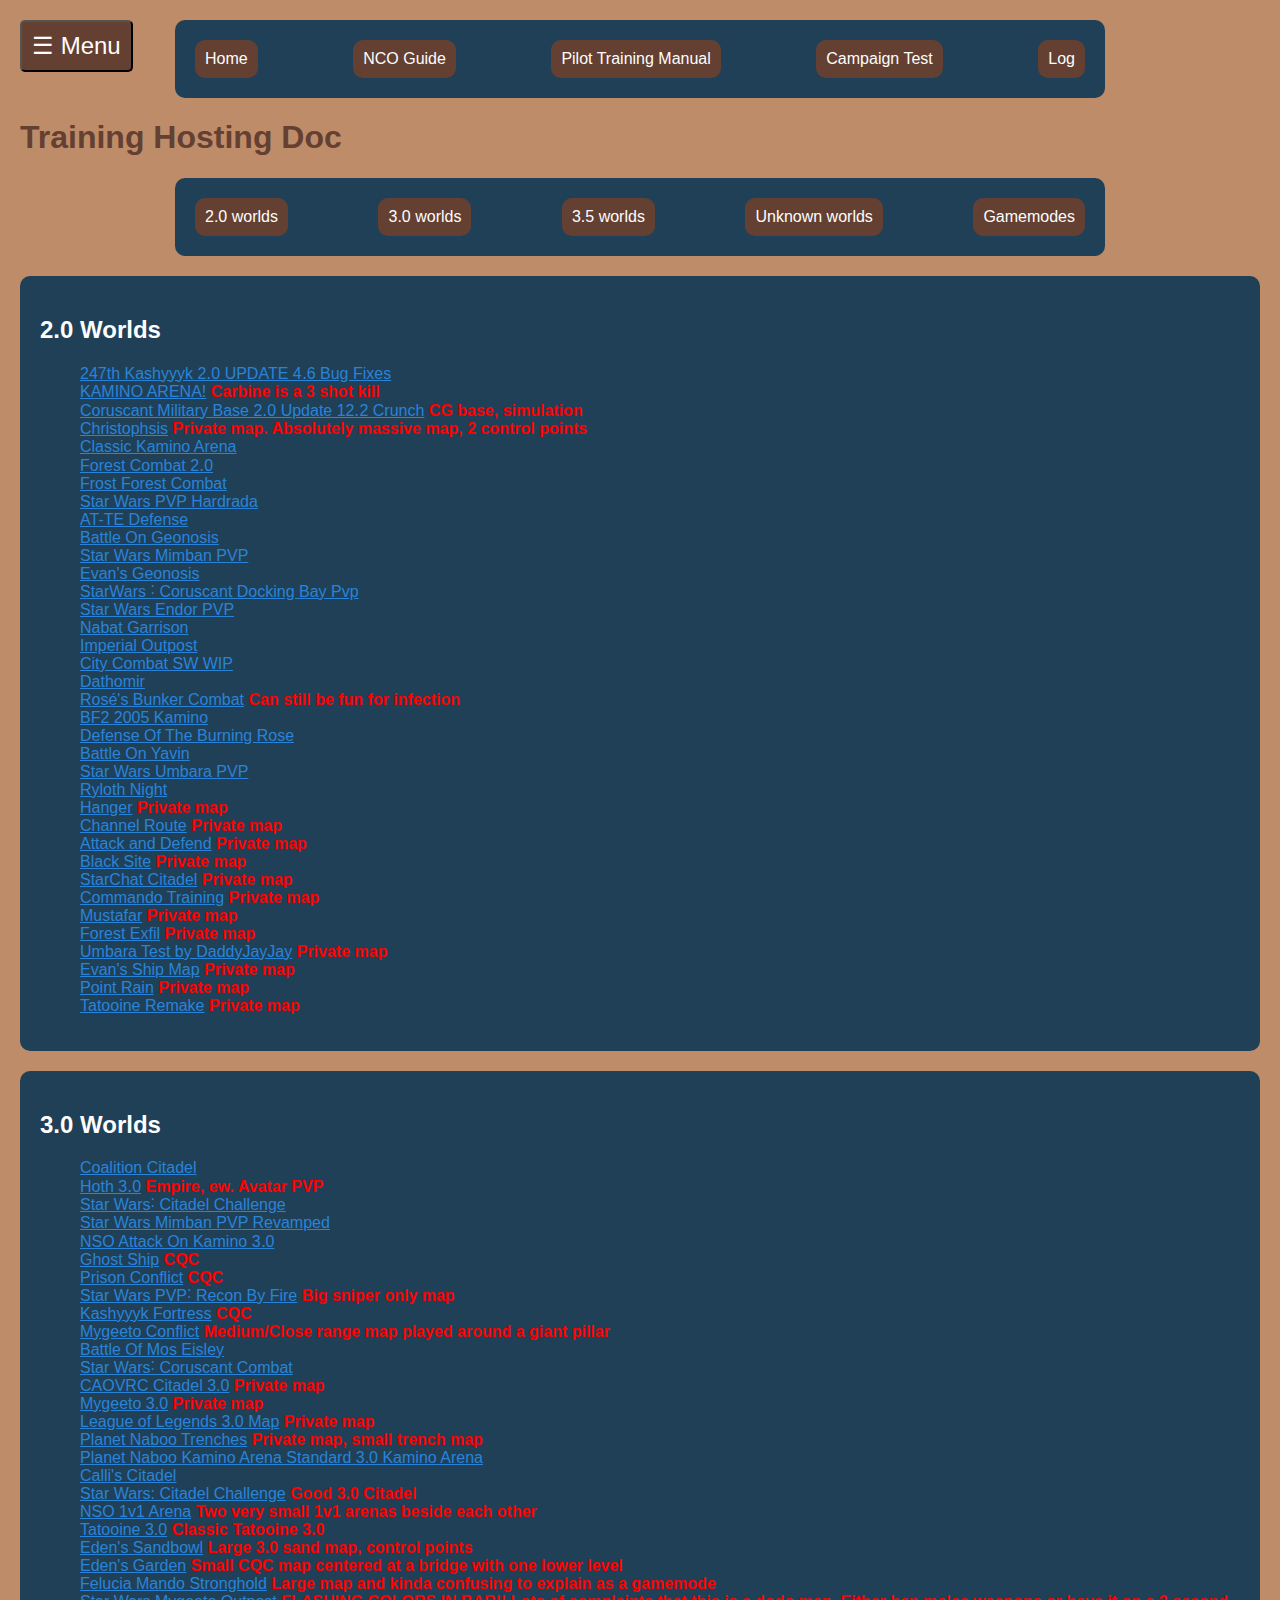
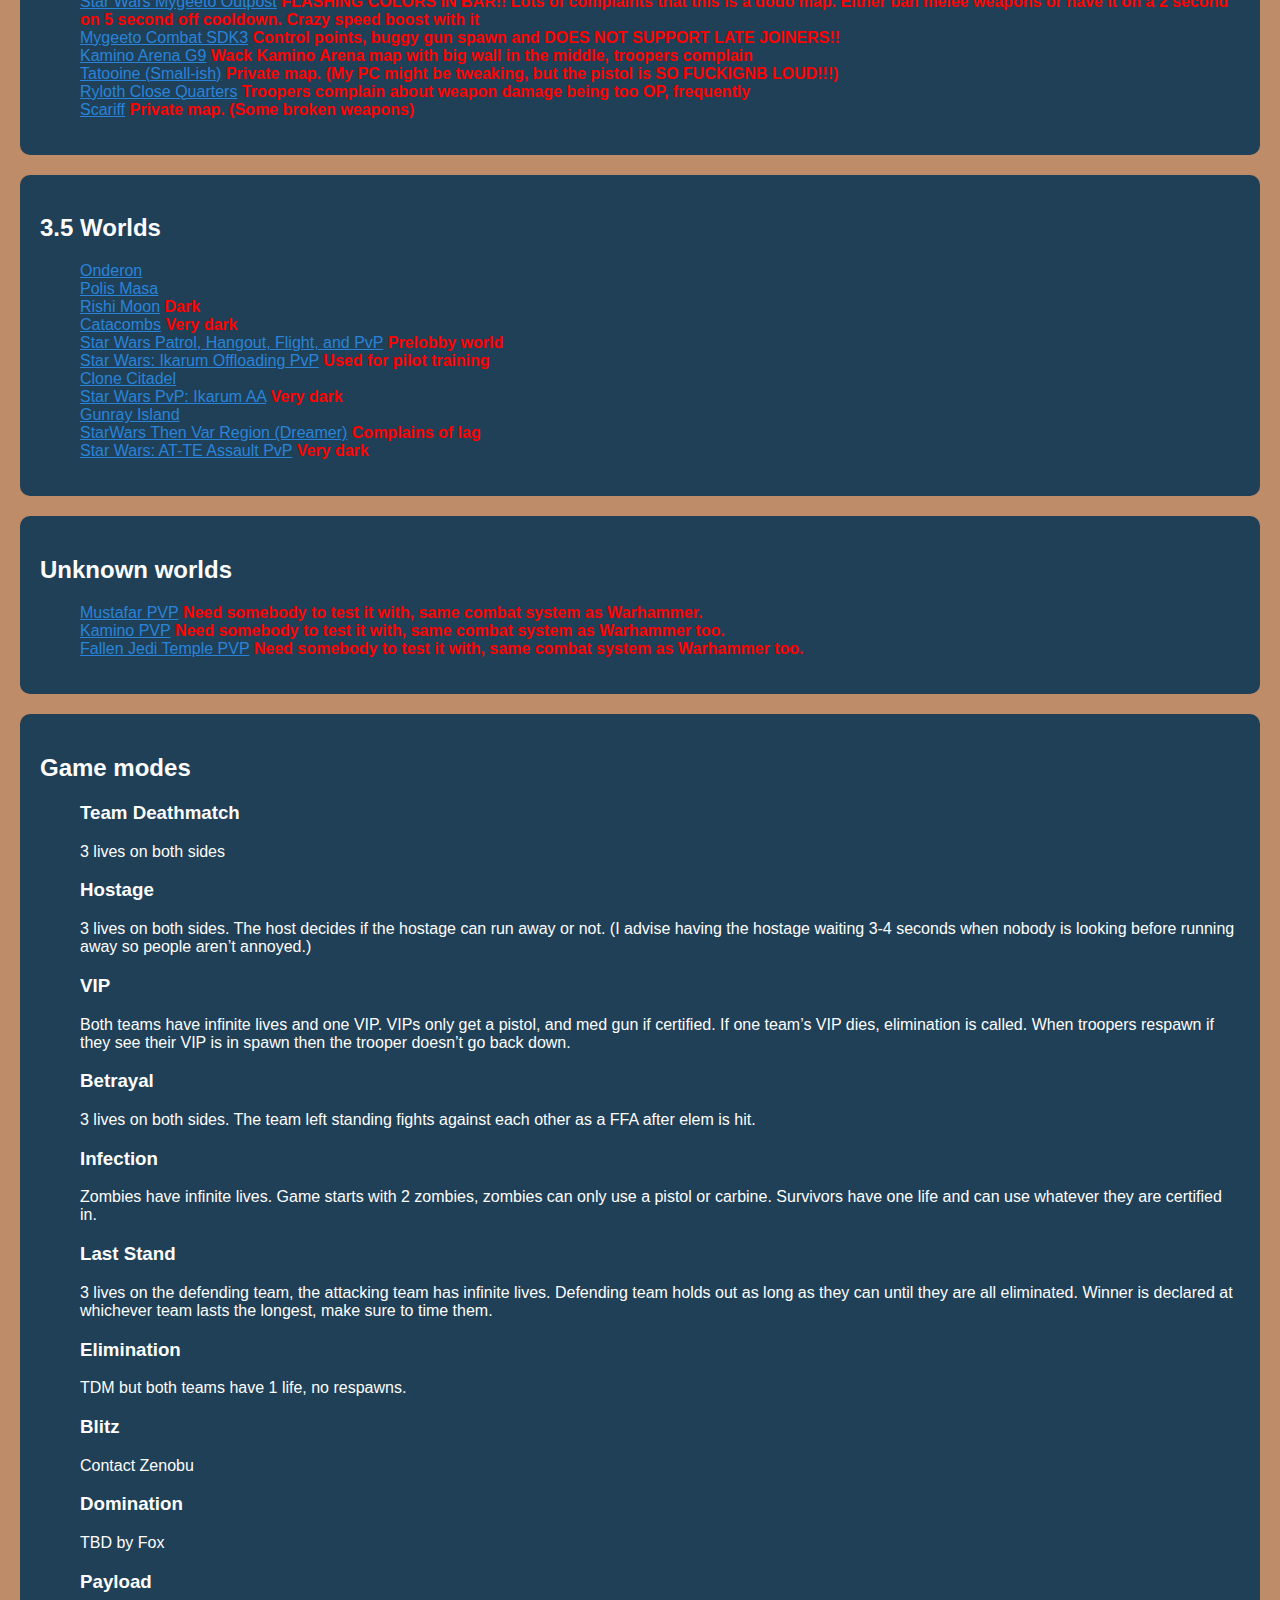
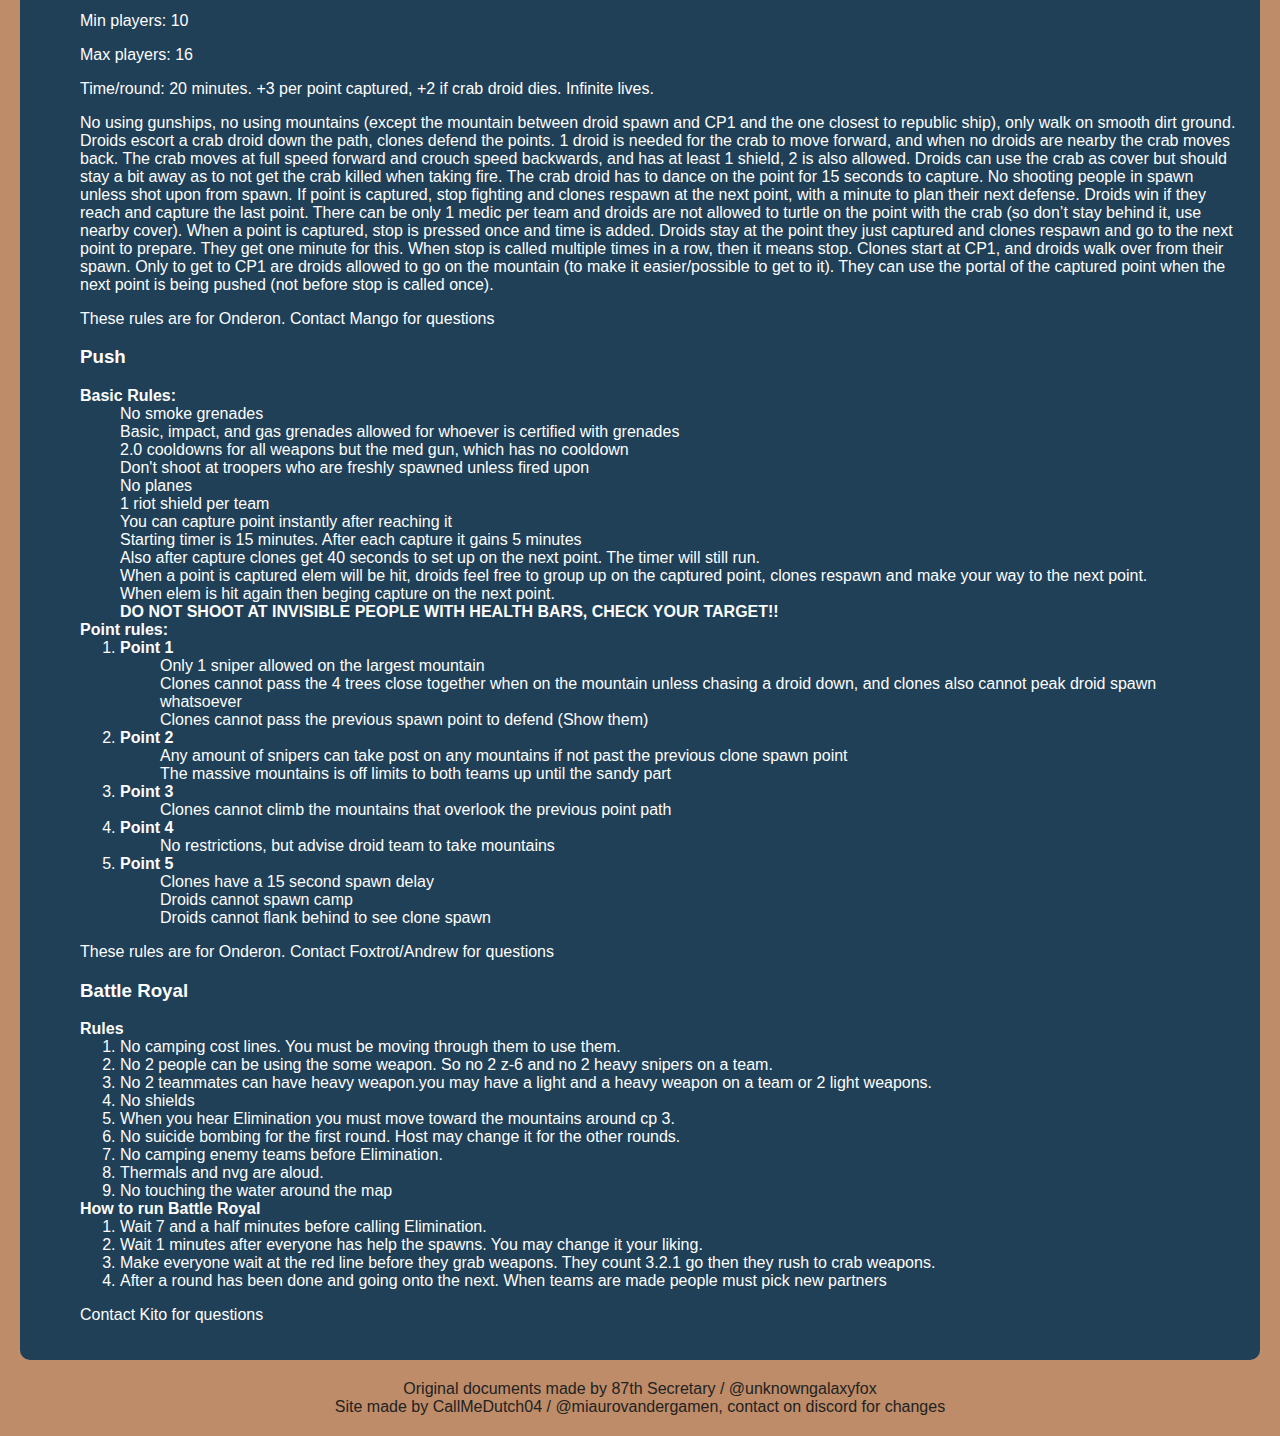
<file: trainingHostDoc.html>
<html lang="en">

<head>
        <meta charset="UTF-8">
        <meta name="viewport" content="width=device-width, initial-scale=1.0">
        <link rel="stylesheet" href="style.css">
        <script type="text/javascript" src="script.js" defer></script>
        <title>87th Training Host Doc</title>
</head>

<body>
        <header>
                <nav class="navigation">
                        <ul>
                                <a href="index.html">
                                        <li>Home</li>
                                </a>
                                <a href="ncoGuide.html">
                                        <li>NCO Guide</li>
                                </a>
                                <a href="pilotTrainingManual.html">
                                        <li>Pilot Training Manual</li>
                                </a>
                                <a href="campaign.html">
                                        <li>Campaign Test</li>
                                </a>
                                <a href="log.html">
                                        <li>Log</li>
                                </a>
                        </ul>
                </nav>
                <h1>Training Hosting Doc</h1>
        </header>
        <button class="sidebar-toggle" onclick="toggleSidebar()">☰ Menu</button>
        <!-- Collapsible Sidebar Menu -->
        <div class="sidebar" id="sidebar">
                <ul>
                        <a href="#2.0">
                                <li>2.0 worlds</li>
                        </a>
                        <a href="#3.0">
                                <li>3.0 worlds</li>
                        </a>
                        <a href="#3.5">
                                <li>3.5 worlds</li>
                        </a>
                        <a href="#unknown">
                                <li>Unknown worlds</li>
                        </a>
                        <a href="#gamemodes">
                                <li>Gamemodes</li>
                        </a>
                </ul>
        </div>
        <nav class="navigation">
                <ul>
                        <a href="#2.0">
                                <li>2.0 worlds</li>
                        </a>
                        <a href="#3.0">
                                <li>3.0 worlds</li>
                        </a>
                        <a href="#3.5">
                                <li>3.5 worlds</li>
                        </a>
                        <a href="#unknown">
                                <li>Unknown worlds</li>
                        </a>
                        <a href="#gamemodes">
                                <li>Gamemodes</li>
                        </a>
                </ul>
        </nav>
        <section id="2.0">
                <h2>2.0 Worlds</h2>
                <ul class="link">
                        <li><a href="https://vrchat.com/home/world/wrld_31ee48df-541c-43b8-82a5-b3099ce4ba72"
                                        target="_blank">247th
                                        Kashyyyk 2․0
                                        UPDATE 4․6 Bug Fixes</a></li>
                        <li><a href="https://vrchat.com/home/world/wrld_21067e67-9daa-402b-a7c4-039b8798d1b7"
                                        target="_blank">KAMINO
                                        ARENA!</a>
                                <b class="comment">Carbine is a 3 shot kill</b>
                        </li>
                        <li><a href="https://vrchat.com/home/world/wrld_f904b87f-887d-4e36-871e-10bdf82c4c29"
                                        target="_blank">Coruscant Military
                                        Base 2․0 Update 12․2 Crunch</a> <b class="comment">CG base, simulation</b></li>
                        <li><a href="https://vrchat.com/home/world/wrld_7b38931c-660b-43c2-bbb5-76f83907ecc5"
                                        target="_blank">Christophsis</a>
                                <b class="comment">Private map. Absolutely massive map, 2 control points</b>
                        </li>
                        <li><a href="https://vrchat.com/home/world/wrld_db8f5d23-2b79-4ebc-a205-1fd2913861eb"
                                        target="_blank">Classic Kamino
                                        Arena</a></li>
                        <li><a href="https://vrchat.com/home/world/wrld_8568bba3-ac74-4408-9615-7c2663e7e81e"
                                        target="_blank">Forest
                                        Combat 2․0</a>
                        </li>
                        <li><a href="https://vrchat.com/home/world/wrld_cc255fa5-48ca-4e3d-a305-4062de6ee6e1"
                                        target="_blank">Frost
                                        Forest
                                        Combat</a></li>
                        <li><a href="https://vrchat.com/home/world/wrld_0ec0bd32-d51a-4a39-ae39-54c46a187db7"
                                        target="_blank">Star
                                        Wars PVP
                                        Hardrada</a></li>
                        <li><a href="https://vrchat.com/home/world/wrld_5c245276-93c8-44ea-9da6-d4915be43676"
                                        target="_blank">AT-TE
                                        Defense</a></li>
                        <li><a href="https://vrchat.com/home/world/wrld_65fc33c2-5771-4643-ae5f-7e90f4d28337"
                                        target="_blank">Battle
                                        On Geonosis</a>
                        </li>
                        <li><a href="https://vrchat.com/home/world/wrld_3835270e-9b17-4ba5-837b-c2e1de11c89d"
                                        target="_blank">Star
                                        Wars Mimban
                                        PVP</a></li>
                        <li><a href="https://vrchat.com/home/world/wrld_acad6400-2529-42af-b309-de9793bac094"
                                        target="_blank">Evan's
                                        Geonosis</a>
                        </li>
                        <li><a href="https://vrchat.com/home/world/wrld_97153474-5acd-46e9-9041-f368c0361b57"
                                        target="_blank">StarWars ˸ Coruscant
                                        Docking Bay Pvp</a></li>
                        <li><a href="https://vrchat.com/home/world/wrld_c3ca48d7-0473-43ce-8b06-cc0780170080"
                                        target="_blank">Star
                                        Wars Endor
                                        PVP</a></li>
                        <li><a href="https://vrchat.com/home/world/wrld_dc11d904-7531-4462-b1b7-cbf2927e564c"
                                        target="_blank">Nabat
                                        Garrison</a>
                        </li>
                        <li><a href="https://vrchat.com/home/world/wrld_2d0c7f10-fe1a-4445-aac3-ee4197cbdfa8"
                                        target="_blank">Imperial Outpost</a>
                        </li>
                        <li><a href="https://vrchat.com/home/world/wrld_b02f84d9-ebed-4ec4-b8bb-445655ef8942"
                                        target="_blank">City
                                        Combat SW WIP</a>
                        </li>
                        <li><a href="https://vrchat.com/home/world/wrld_ff1c3ebf-d52e-47ff-b6e6-c82dc2831f07"
                                        target="_blank">Dathomir</a></li>
                        <li><a href="https://vrchat.com/home/world/wrld_6edcea3e-f9db-4eb8-a1c0-95a2bea8b6b3"
                                        target="_blank">Rosé's
                                        Bunker
                                        Combat</a> <b class="comment">Can still be fun for infection</b></li>
                        <li><a href="https://vrchat.com/home/world/wrld_3fcf853b-2073-469c-96ef-79726e869675"
                                        target="_blank">BF2
                                        2005 Kamino</a>
                        </li>
                        <li><a href="https://vrchat.com/home/world/wrld_77a15019-eb18-4126-96cc-07641d44bd01"
                                        target="_blank">Defense Of The Burning
                                        Rose</a></li>
                        <li><a href="https://vrchat.com/home/world/wrld_961ced79-c775-4418-b4b5-9c17b13108b9"
                                        target="_blank">Battle
                                        On Yavin</a>
                        </li>
                        <li><a href="https://vrchat.com/home/world/wrld_d2113527-f796-487a-84e1-9288c9af0552"
                                        target="_blank">Star
                                        Wars Umbara
                                        PVP</a></li>
                        <li><a href="https://vrchat.com/home/world/wrld_71c79118-8dc2-4d6f-95ee-279537029deb"
                                        target="_blank">Ryloth
                                        Night</a></li>
                        <li><a href="https://vrchat.com/home/world/wrld_b3816a55-fe91-47c0-8fe7-8c8920479b08"
                                        target="_blank">Hanger</a> <b class="comment">Private
                                        map</b></li>
                        <li><a href="https://vrchat.com/home/world/wrld_550c567d-8175-4ca7-af60-2ccbba7d7602"
                                        target="_blank">Channel Route</a>
                                <b class="comment">Private map</b>
                        </li>
                        <li><a href="https://vrchat.com/home/world/wrld_a3efeb75-4045-4244-bef5-7d1f4a352f50"
                                        target="_blank">Attack
                                        and
                                        Defend</a> <b class="comment">Private map</b></li>
                        <li><a href="https://vrchat.com/home/world/wrld_424d10ae-5546-44dd-ba0d-301d70123025"
                                        target="_blank">Black
                                        Site</a>
                                <b class="comment">Private map</b>
                        </li>
                        <li><a href="https://vrchat.com/home/world/wrld_1ea592f3-7230-43af-8475-83a74dc5093d"
                                        target="_blank">StarChat Citadel</a>
                                <b class="comment">Private map</b>
                        </li>
                        <li><a href="https://vrchat.com/home/world/wrld_ff03352c-aa75-486b-b05c-819d8838d60e"
                                        target="_blank">Commando
                                        Training</a> <b class="comment">Private map</b></li>
                        <li><a href="https://vrchat.com/home/world/wrld_48c09d80-e29f-49c5-ae64-164c427d7893"
                                        target="_blank">Mustafar</a>
                                <b class="comment">Private map</b>
                        </li>
                        <li><a href="https://vrchat.com/home/world/wrld_f0f4f1d6-c749-49d3-aa3e-9f76f446f211"
                                        target="_blank">Forest
                                        Exfil</a>
                                <b class="comment">Private map</b>
                        </li>
                        <li><a href="https://vrchat.com/home/world/wrld_3247dd24-550d-432b-8d2e-4c95e98d197b"
                                        target="_blank">Umbara
                                        Test by
                                        DaddyJayJay</a> <b class="comment">Private map</b></li>
                        <li><a href="https://vrchat.com/home/world/wrld_7933acf9-e08e-4061-8539-64f73b6d4291"
                                        target="_blank">Evan's
                                        Ship Map</a>
                                <b class="comment">Private map</b>
                        </li>
                        <li><a href="https://vrchat.com/home/world/wrld_dc0c18f2-b9ed-424d-a833-b1b37a3c0cea"
                                        target="_blank">Point
                                        Rain</a>
                                <b class="comment">Private map</b>
                        </li>
                        <li><a href="https://vrchat.com/home/world/wrld_86d8bcc0-aac2-43da-9154-cf8b61b4ee96"
                                        target="_blank">Tatooine Remake</a>
                                <b class="comment">Private map</b>
                        </li>
                </ul>
        </section>
        <section id="3.0">
                <h2>3.0 Worlds</h2>
                <ul class="link">
                        <li><a href="https://vrchat.com/home/world/wrld_6efd9ef2-5d9e-492c-aecc-870270b47721"
                                        target="_blank">Coalition Citadel</a>
                        </li>
                        <li><a href="https://vrchat.com/home/world/wrld_2dcf62eb-6ed9-4592-8920-e57721ece242"
                                        target="_blank">Hoth
                                        3․0</a>
                                <b class="comment">Empire, ew. Avatar PVP</b>
                        </li>
                        <li><a href="https://vrchat.com/home/world/wrld_b3e7b8b7-e3c4-43cc-87eb-d52d13d13e88"
                                        target="_blank">Star
                                        Wars˸ Citadel
                                        Challenge</a></li>
                        <li><a href="https://vrchat.com/home/world/wrld_0cba2d38-17d3-4e70-b517-549df7dc701c"
                                        target="_blank">Star
                                        Wars Mimban PVP
                                        Revamped</a></li>
                        <li><a href="https://vrchat.com/home/world/wrld_2c865d67-c3a1-4510-b7e9-5291b604a05e"
                                        target="_blank">NSO
                                        Attack On Kamino
                                        3․0</a></li>
                        <li><a href="https://vrchat.com/home/world/wrld_b73d0903-80a5-442b-a980-0805b439d3f9"
                                        target="_blank">Ghost
                                        Ship</a>
                                <b class="comment">CQC</b>
                        </li>
                        <li><a href="https://vrchat.com/home/world/wrld_e71c4a21-4799-457b-b728-0febb33e66c9"
                                        target="_blank">Prison
                                        Conflict</a>
                                <b class="comment">CQC</b>
                        </li>
                        <li><a href="https://vrchat.com/home/world/wrld_8975940e-7477-4a42-af2f-db8748bd9860"
                                        target="_blank">Star
                                        Wars PVP˸ Recon
                                        By Fire</a> <b class="comment">Big sniper only map</b></li>
                        <li><a href="https://vrchat.com/home/world/wrld_945ca33d-92eb-4cdd-b17b-860b0d9c3fd6"
                                        target="_blank">Kashyyyk Fortress</a>
                                <b class="comment">CQC</b>
                        </li>
                        <li><a href="https://vrchat.com/home/world/wrld_945ca33d-92eb-4cdd-b17b-860b0d9c3fd6"
                                        target="_blank">Mygeeto Conflict</a>
                                <b class="comment">Medium/Close range map played around a giant pillar</b>
                        </li>
                        <li><a href="https://vrchat.com/home/world/wrld_b9792d87-6de7-4e0d-89b2-07a568ccf83c"
                                        target="_blank">Battle
                                        Of Mos
                                        Eisley</a></li>
                        <li><a href="https://vrchat.com/home/world/wrld_26da388c-9074-4eec-a717-34e7962a9cd5"
                                        target="_blank">Star
                                        Wars˸ Coruscant
                                        Combat</a></li>
                        <li><a href="https://vrchat.com/home/world/wrld_d876adce-15df-48d6-b9fd-8b331bb0fa2e"
                                        target="_blank">CAOVRC
                                        Citadel 3.0</a>
                                <b class="comment">Private map</b>
                        </li>
                        <li><a href="https://vrchat.com/home/world/wrld_c21c18e5-073b-4c4c-a8e3-c46a67532983"
                                        target="_blank">Mygeeto 3.0</a>
                                <b class="comment">Private map</b>
                        </li>
                        <li><a href="https://vrchat.com/home/world/wrld_dde6d74f-326e-4fee-8325-6fbb5e15378a"
                                        target="_blank">League
                                        of
                                        Legends 3.0 Map</a> <b class="comment">Private map</b></li>
                        <li><a href="https://vrchat.com/home/world/wrld_d51fe477-e523-416b-a695-4103bf797e1a"
                                        target="_blank">Planet
                                        Naboo
                                        Trenches</a> <b class="comment">Private map, small trench map</b></li>
                        <li><a href="https://vrchat.com/home/world/wrld_17dae860-d860-411c-84c8-867b09475e60"
                                        target="_blank">Planet
                                        Naboo Kamino
                                        Arena Standard 3.0 Kamino Arena</a></li>
                        <li><a href="https://vrchat.com/home/world/wrld_4cc27a66-5b0b-4645-aa3a-d0fbfec7326c"
                                        target="_blank">Calli's Citadel</a>
                        </li>
                        <li><a href="https://vrchat.com/home/world/wrld_b3e7b8b7-e3c4-43cc-87eb-d52d13d13e88"
                                        target="_blank">Star
                                        Wars: Citadel
                                        Challenge</a> <b class="comment">Good 3.0 Citadel</b></li>
                        <li><a href="https://vrchat.com/home/world/wrld_66857c33-e4ee-43b0-ae54-2cfb9889c121"
                                        target="_blank">NSO
                                        1v1 Arena</a>
                                <b class="comment">Two very small 1v1 arenas beside each other</b>
                        </li>
                        <li><a href="https://vrchat.com/home/world/wrld_50f89a43-dac7-43c7-8a17-aad67fc65b6a"
                                        target="_blank">Tatooine 3.0</a>
                                <b class="comment">Classic Tatooine 3.0</b>
                        </li>
                        <li><a href="https://vrchat.com/home/world/wrld_6cea2731-92fd-4cc6-a9ed-225d0e89561d"
                                        target="_blank">Eden's
                                        Sandbowl</a>
                                <b class="comment">Large 3.0 sand map, control points</b>
                        </li>
                        <li><a href="https://vrchat.com/home/world/wrld_1c4d7cd0-9ab9-4cab-aa1f-e744ed429b05"
                                        target="_blank">Eden's
                                        Garden</a>
                                <b class="comment">Small CQC map centered at a bridge with one lower level</b>
                        </li>
                        <li><a href="https://vrchat.com/home/world/wrld_838db5c7-8f14-4c87-9818-1de2dc5fb4fd"
                                        target="_blank">Felucia Mando
                                        Stronghold</a> <b class="comment">Large map and kinda confusing to explain as a
                                        gamemode</b>
                        </li>
                        <li><a href="https://vrchat.com/home/world/wrld_ec79ad07-2293-476c-88b6-3e0a3b2d9f1f"
                                        target="_blank">Star
                                        Wars Mygeeto
                                        Outpost</a> <b class="comment">FLASHING COLORS IN BAR!! Lots of complaints that
                                        this is a dodo
                                        map. Either
                                        ban melee weapons or have it on a 2 second on 5 second off cooldown. Crazy speed
                                        boost with it</b>
                        </li>
                        <li><a href="https://vrchat.com/home/world/wrld_869fc27d-9e5b-4a92-932a-723934ebcd22"
                                        target="_blank">Mygeeto Combat
                                        SDK3</a> <b class="comment">Control points, buggy gun spawn and DOES NOT SUPPORT
                                        LATE
                                        JOINERS!!</b></li>
                        <li><a href="https://vrchat.com/home/world/wrld_f8fa728b-62d1-4134-88c3-97eb2531f497">Kamino
                                        Arena G9</a>
                                <b class="comment">Wack Kamino Arena map with big wall in the middle, troopers
                                        complain</b>
                        </li>
                        <li><a href="https://vrchat.com/home/world/wrld_68544958-3265-4a63-a27a-08788e5ac442"
                                        target="_blank">Tatooine
                                        (Small-ish)</a> <b class="comment">Private map. (My PC might be tweaking, but
                                        the pistol is SO
                                        FUCKIGNB
                                        LOUD!!!)</b></li>
                        <li><a href="https://vrchat.com/home/world/wrld_1ad6bbf5-6736-4399-b82d-b07d4ea2cd0d">Ryloth
                                        Close
                                        Quarters</a> <b class="comment">Troopers complain about weapon damage being too
                                        OP,
                                        frequently</b></li>
                        <li><a href="https://vrchat.com/home/world/wrld_36299055-eac1-4d42-bf26-bced5c53fb75"
                                        target="_blank">Scariff</a> <b class="comment">Private
                                        map. (Some broken weapons)</b></li>
                </ul>
        </section>
        <section id="3.5">
                <h2>3.5 Worlds</h2>
                <ul class="link">
                        <li><a href="https://vrchat.com/home/world/wrld_b60c2e48-6304-4ae9-86d2-e5d87069e0ca"
                                        target="_blank">Onderon</a></li>
                        <li><a href="https://vrchat.com/home/world/wrld_e74d1d1a-1b53-4a65-a982-02530e280da2"
                                        target="_blank">Polis
                                        Masa</a></li>
                        <li><a href="https://vrchat.com/home/world/wrld_0ba01e4a-2acc-43a7-b617-67839788bb8a"
                                        target="_blank">Rishi
                                        Moon</a>
                                <b class="comment">Dark</b>
                        </li>
                        <li><a href="https://vrchat.com/home/world/wrld_8dba12dc-4eb5-481f-bd02-446e1aeb2e57"
                                        target="_blank">Catacombs</a> <b class="comment">Very
                                        dark</b></li>
                        <li><a href="https://vrchat.com/home/world/wrld_3913a40e-f53b-4451-b8f1-8511ab27e298"
                                        target="_blank">Star
                                        Wars Patrol,
                                        Hangout, Flight, and PvP</a> <b class="comment">Prelobby world</b></li>
                        <li><a href="https://vrchat.com/home/world/wrld_8b7615fd-0aca-4734-9a36-2e5121c9259e"
                                        target="_blank">Star
                                        Wars: Ikarum
                                        Offloading PvP</a> <b class="comment">Used for pilot training</b></li>
                        <li><a href="https://vrchat.com/home/world/wrld_e6971d05-3254-417c-836c-fb567c46dfa3"
                                        target="_blank">Clone
                                        Citadel</a></li>
                        <li><a href="https://vrchat.com/home/world/wrld_26a78aea-fcf8-4b5f-99ff-b738ec73ac95"
                                        target="_blank">Star
                                        Wars PvP: Ikarum
                                        AA</a> <b class="comment">Very dark</b></li>
                        <li><a href="https://vrchat.com/home/world/wrld_56224a6d-8b6e-44b1-81e6-867af4559614"
                                        target="_blank">Gunray
                                        Island</a></li>
                        <li><a href="https://vrchat.com/home/world/wrld_b8a17d91-0db1-49d2-b7c1-9ab606d1f938"
                                        target="_blank">StarWars Then Var
                                        Region (Dreamer)</a> <b class="comment">Complains of lag</b></li>
                        <li><a href="https://vrchat.com/home/world/wrld_8e1fbd5d-28e3-4ff0-8162-84274902452e"
                                        target="_blank">Star
                                        Wars: AT-TE
                                        Assault PvP</a> <b class="comment">Very dark</b></li>
                </ul>
        </section>
        <section id="unknown">
                <h2>Unknown worlds</h2>
                <ul class="link">
                        <li><a href="https://vrchat.com/home/world/wrld_21dced48-b089-4afa-8963-67a8e77dcf6d">Mustafar
                                        PVP</a>
                                <b class="comment">Need somebody to test it with, same combat system as Warhammer.</b>
                        </li>
                        <li><a href="https://vrchat.com/home/world/wrld_ecee5020-671e-45cc-a49f-78d1542b8f3e">Kamino
                                        PVP</a> <b class="comment">Need
                                        somebody to test it with, same combat system as Warhammer too.</b></li>
                        <li><a href="https://vrchat.com/home/world/wrld_620b7071-f182-41ea-8e05-3766cd618b70">Fallen
                                        Jedi Temple
                                        PVP</a> <b class="comment">Need somebody to test it with, same combat system as
                                        Warhammer
                                        too.</b></li>
                </ul>
        </section>
        <section id="gamemodes">
                <h2>Game modes</h2>
                <ul>
                        <li>
                                <h3>Team Deathmatch</h3>
                                <p>3 lives on both sides</p>
                        </li>
                        <li>
                                <h3>Hostage</h3>
                                <p>3 lives on both sides. The host decides if the hostage can run away or not. (I advise
                                        having the
                                        hostage waiting 3-4 seconds when nobody is looking before running away so people
                                        aren’t annoyed.)
                                </p>
                        </li>
                        <li>
                                <h3>VIP</h3>
                                <p>Both teams have infinite lives and one VIP.
                                        VIPs only get a pistol, and med gun if certified.
                                        If one team’s VIP dies, elimination is called.
                                        When troopers respawn if they see their VIP is in spawn then the trooper doesn’t
                                        go back down.</p>
                        </li>
                        <li>
                                <h3>Betrayal</h3>
                                <p>3 lives on both sides.
                                        The team left standing fights against each other as a FFA after elem is hit.</p>
                        </li>
                        <li>
                                <h3>Infection</h3>
                                <p>Zombies have infinite lives.
                                        Game starts with 2 zombies, zombies can only use a pistol or carbine.
                                        Survivors have one life and can use whatever they are certified in.</p>
                        </li>
                        <li>
                                <h3>Last Stand</h3>
                                <p>3 lives on the defending team, the attacking team has infinite lives.
                                        Defending team holds out as long as they can until they are all eliminated.
                                        Winner is declared at whichever team lasts the longest, make sure to time them.
                                </p>
                        </li>
                        <li>
                                <h3>Elimination</h3>
                                <p>TDM but both teams have 1 life, no respawns.</p>
                        </li>
                        <li>
                                <h3>Blitz</h3>
                                <p>Contact Zenobu</p>
                        </li>
                        <li>
                                <h3>Domination</h3>
                                <p>TBD by Fox</p>
                        </li>
                        <li>
                                <h3>Payload</h3>
                                <p>Min players: 10</p>
                                <p>Max players: 16</p>
                                <p>Time/round: 20 minutes. +3 per point captured, +2 if crab droid dies. Infinite lives.
                                </p>
                                <p>No using gunships, no using mountains (except the mountain between droid spawn and
                                        CP1 and the one closest to republic ship), only walk on smooth dirt ground.
                                        Droids escort a crab droid down the path, clones defend the points. 1 droid is
                                        needed for the crab to move forward, and when no droids are nearby the crab
                                        moves back. The crab moves at full speed forward and crouch speed backwards, and
                                        has at least 1 shield, 2 is also allowed. Droids can use the crab as cover but
                                        should stay a bit away as to not get the crab killed when taking fire. The crab
                                        droid has to dance on the point for 15 seconds to capture. No shooting people in
                                        spawn unless shot upon from spawn. If point is captured, stop fighting and
                                        clones respawn at the next point, with a minute to plan their next defense.
                                        Droids win if they reach and capture the last point. There can be only 1 medic
                                        per team and droids are not allowed to turtle on the point with the crab (so
                                        don’t stay behind it, use nearby cover). When a point is captured, stop is
                                        pressed once and time is added. Droids stay at the point they just captured and
                                        clones respawn and go to the next point to prepare. They get one minute for
                                        this. When stop is called multiple times in a row, then it means stop. Clones
                                        start at CP1, and droids walk over from their spawn. Only to get to CP1 are
                                        droids allowed to go on the mountain (to make it easier/possible to get to it).
                                        They can use the portal of the captured point when the next point is being
                                        pushed (not before stop is called once).</p>
                                <p>These rules are for Onderon. Contact Mango for questions</p>
                        </li>
                        <li>
                                <h3>Push</h3>
                                <b>Basic Rules:</b>
                                <ul>
                                        <li>No smoke grenades</li>
                                        <li>Basic, impact, and gas grenades allowed for whoever is certified with
                                                grenades</li>
                                        <li>2.0 cooldowns for all weapons but the med gun, which has no cooldown</li>
                                        <li>Don't shoot at troopers who are freshly spawned unless fired upon</li>
                                        <li>No planes</li>
                                        <li>1 riot shield per team</li>
                                        <li>You can capture point instantly after reaching it</li>
                                        <li>Starting timer is 15 minutes. After each capture it gains 5 minutes</li>
                                        <li>Also after capture clones get 40 seconds to set up on the next point. The
                                                timer will still run.</li>
                                        <li>When a point is captured elem will be hit, droids feel free to group up on
                                                the captured point, clones respawn and make your way to the next point.
                                        </li>
                                        <li>When elem is hit again then beging capture on the next point.</li>
                                        <li><b>DO NOT SHOOT AT INVISIBLE PEOPLE WITH HEALTH BARS, CHECK YOUR
                                                        TARGET!!</b></li>
                                </ul>
                                <b>Point rules:</b>
                                <ol>
                                        <li>
                                                <b>Point 1</b>
                                                <ul>
                                                        <li>Only 1 sniper allowed on the largest mountain</li>
                                                        <li>Clones cannot pass the 4 trees close together when on the
                                                                mountain unless chasing a droid down, and clones also
                                                                cannot peak droid spawn whatsoever</li>
                                                        <li>Clones cannot pass the previous spawn point to defend (Show
                                                                them)</li>
                                                </ul>
                                        </li>
                                        <li>
                                                <b>Point 2</b>
                                                <ul>
                                                        <li>Any amount of snipers can take post on any mountains if not
                                                                past the previous clone spawn point</li>
                                                        <li>The massive mountains is off limits to both teams up until
                                                                the sandy part</li>
                                                </ul>
                                        </li>
                                        <li>
                                                <b>Point 3</b>
                                                <ul>
                                                        <li>Clones cannot climb the mountains that overlook the previous
                                                                point path</li>
                                                </ul>
                                        </li>
                                        <li>
                                                <b>Point 4</b>
                                                <ul>
                                                        <li>No restrictions, but advise droid team to take mountains
                                                        </li>
                                                </ul>
                                        </li>
                                        <li>
                                                <b>Point 5</b>
                                                <ul>
                                                        <li>Clones have a 15 second spawn delay</li>
                                                        <li>Droids cannot spawn camp</li>
                                                        <li>Droids cannot flank behind to see clone spawn</li>
                                                </ul>
                                        </li>
                                </ol>
                                <p>These rules are for Onderon. Contact Foxtrot/Andrew for questions</p>
                        </li>
                        <li>
                                <h3>Battle Royal</h3>
                                <b>Rules</b>
                                <ol>
                                        <li>No camping cost lines. You must be moving through them to use them.</li>
                                        <li>No 2 people can be using the some weapon. So no 2 z-6 and no 2 heavy snipers
                                                on
                                                a team.</li>
                                        <li>No 2 teammates can have heavy weapon.you may have a light and a heavy weapon
                                                on
                                                a team or 2 light weapons.</li>
                                        <li>No shields</li>
                                        <li>When you hear Elimination you must move toward the mountains around cp
                                                3.</li>
                                        <li>No suicide bombing for the first round. Host may change it for the
                                                other rounds.</li>
                                        <li>No camping enemy teams before Elimination.</li>
                                        <li>Thermals and nvg are aloud.</li>
                                        <li>No touching the water around the map</li>
                                </ol>
                                <b>How to run Battle Royal</b>
                                <ol>
                                        <li>Wait 7 and a half minutes before calling Elimination.</li>
                                        <li>Wait 1 minutes after everyone has help the spawns. You may change it your
                                                liking.</li>
                                        <li>Make everyone wait at the red line before they grab weapons. They count
                                                3.2.1 go
                                                then they rush to crab weapons.</li>
                                        <li>After a round has been done and going onto the next. When teams are made
                                                people
                                                must pick new partners</li>
                                </ol>
                                <p>Contact Kito for questions</p>
                        </li>
                </ul>
        </section>
</body>
<footer>Original documents made by 87th Secretary / @unknowngalaxyfox</footer>
<footer>Site made by CallMeDutch04 / @miaurovandergamen, contact on discord for changes</footer>

</html>
</file>
<file: style.css>
:root {
    --main-background: #be8c68;
    --main-text: #222222;
    --section-text: #FDFDFD;
    --section-background: #204057;
    --h1-text: #644032;
    --link-text: #2984d9;
    --comment-text: #ff0000;
}

* {
    box-sizing: border-box;
    max-width: 100%;
}

body {
    background-color: var(--main-background);
    color: var(--main-text);
    font-family: 'Arial', sans-serif;
    margin: 20px;
}

section {
    background-color: var(--section-background);
    color: var(--section-text);
    margin: 20px 0px;
    padding: 20px;
    border-radius: 10px;
}

h1 {
    color: var(--h1-text);
}

h2 {
    color: var(--section-text);
}

a {
    color: var(--section-text);
    text-decoration: none;
}

ul {
    list-style-type: none;
}

.home ul {
    display: grid;
    grid-template-columns: repeat(4, 1fr);
    gap: 10px;
    padding-left: 0;

    li {
        background-color: var(--section-background);
        text-align: center;
        margin: 10px;
        padding: 50px;
        border-radius: 10px;
    }
}

.navigation ul {
    background-color: var(--section-background);
    display: flex;
    flex-direction: row;
    justify-content: space-between;
    max-width: 75%;
    margin: 0 auto;
    padding: 20px;
    border-radius: 10px;

    li {
        text-align: center;
        background-color: var(--h1-text);
        padding: 10px;
        border-radius: 10px;
    }
}

#\32\.0 a {
    color: #2984d9;
    text-decoration: underline;
}

#\33\.0 a {
    color: var(--link-text);
    text-decoration: underline;
}

#\33\.5 a {
    color: var(--link-text);
    text-decoration: underline;
}

#unknown a {
    color: var(--link-text);
    text-decoration: underline;
}

.link a {
    color: var(--link-text);
    text-decoration: underline;
}

.comment {
    color: var(--comment-text);
}

img {
    display: block;
    margin: auto;
}

/* Sidebar Styles */
.sidebar {
    position: fixed;
    left: -300px;
    /* Initially off-screen */
    top: 0;
    width: 250px;
    height: 100%;
    background-color: var(--section-background);
    transition: left 0.3s ease-in-out;
    padding: 20px;
}

.sidebar.open {
    left: 0;
    /* Slide in */
}

.sidebar ul {
    padding: 0;
    margin-top: 75px;
}

.sidebar li {
    background-color: var(--h1-text);
    padding: 10px;
    border-radius: 10px;
    margin: 20px 0;
}

.sidebar a {
    color: var(--section-text);
    text-decoration: none;
}

/* Sidebar Toggle Button */
.sidebar-toggle {
    position: fixed;
    top: 20px;
    left: 20px;
    background-color: var(--h1-text);
    color: var(--section-text);
    padding: 10px;
    border-radius: 5px;
    cursor: pointer;
    font-size: 24px;
    z-index: 1000;
    /* To stay above the sidebar */
}

footer {
    text-align: center;
}
</file>
